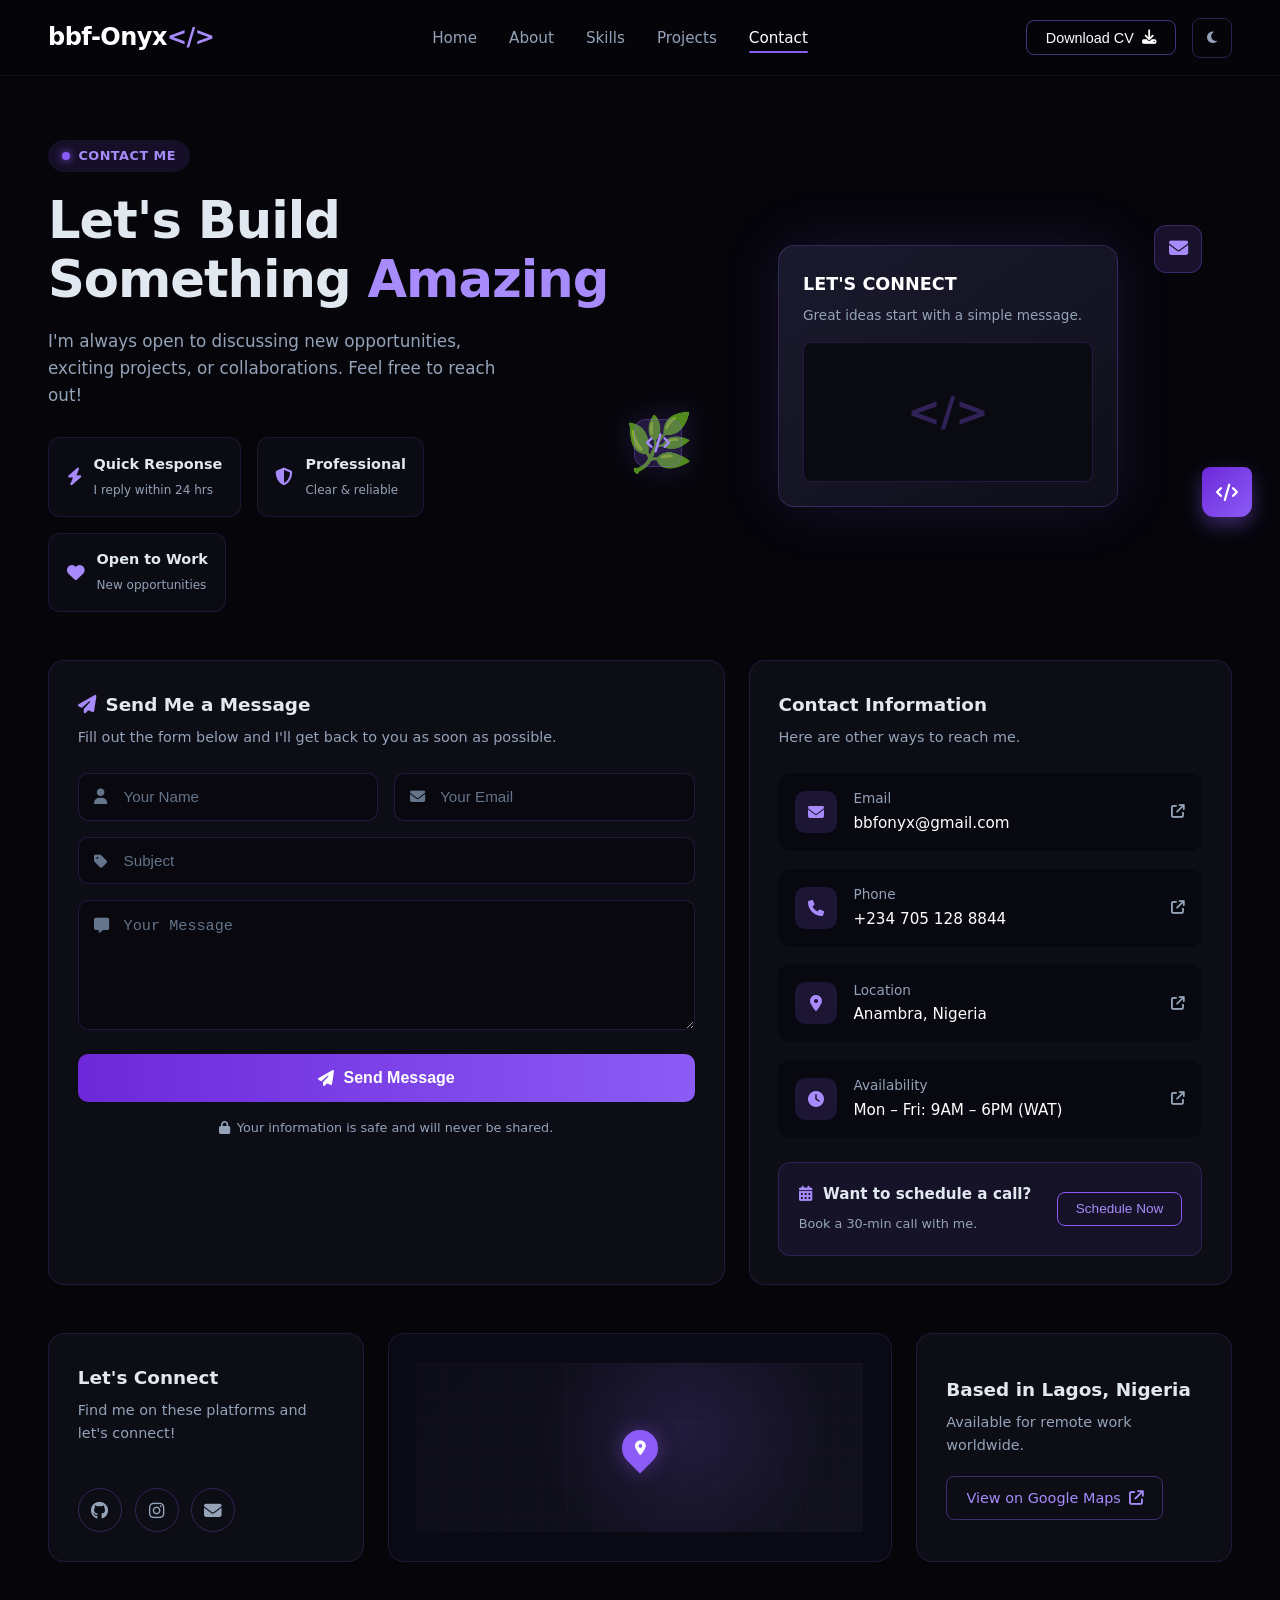
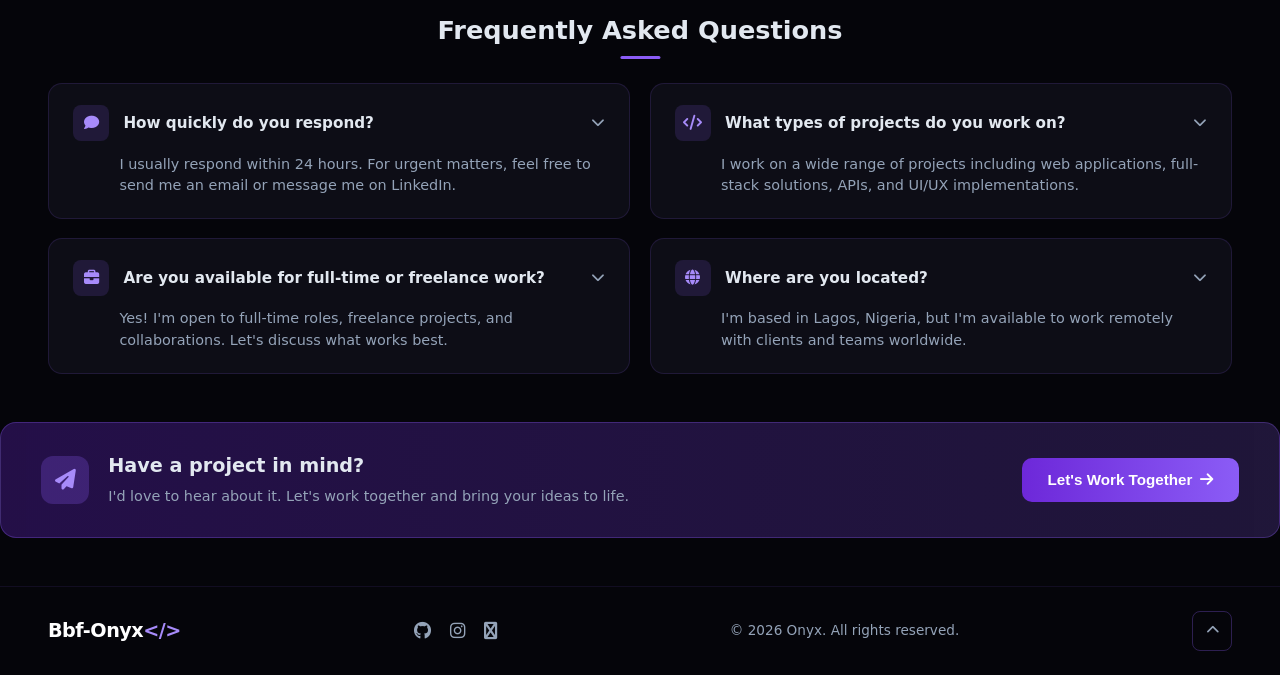
<file: Promise_Profolio_website/contact.html>
<!DOCTYPE html>
<html lang="en">
<head>
  <meta charset="UTF-8" />
  <meta name="viewport" content="width=device-width, initial-scale=1.0" />
  <title>Onyx — Contact</title>
  <link rel="stylesheet" href="https://cdnjs.cloudflare.com/ajax/libs/font-awesome/6.5.1/css/all.min.css" />
  <style>
    :root {
      --bg: #05050a;
      --card: #0d0d16;
      --card-border: rgba(139, 92, 246, 0.15);
      --purple: #8b5cf6;
      --purple-light: #a78bfa;
      --purple-dark: #6d28d9;
      --text: #e2e8f0;
      --text-muted: #94a3b8;
      --glow: rgba(139, 92, 246, 0.4);
    }

    * {
      margin: 0;
      padding: 0;
      box-sizing: border-box;
    }

    body {
      font-family: 'Inter', system-ui, -apple-system, sans-serif;
      background: var(--bg);
      color: var(--text);
      line-height: 1.6;
      overflow-x: hidden;
    }

    /* ===== NAVBAR ===== */
    .navbar {
      display: flex;
      align-items: center;
      justify-content: space-between;
      padding: 1.1rem 3rem;
      background: rgba(5, 5, 10, 0.85);
      backdrop-filter: blur(12px);
      border-bottom: 1px solid rgba(139, 92, 246, 0.1);
      position: sticky;
      top: 0;
      z-index: 100;
    }

    .logo {
      font-size: 1.5rem;
      font-weight: 700;
      color: white;
      text-decoration: none;
      letter-spacing: -0.5px;
    }

    .logo span {
      color: var(--purple-light);
    }

    .nav-links {
      display: flex;
      gap: 2rem;
      list-style: none;
    }

    .nav-links a {
      color: var(--text-muted);
      text-decoration: none;
      font-size: 0.95rem;
      font-weight: 500;
      transition: color 0.2s;
      position: relative;
    }

    .nav-links a:hover,
    .nav-links a.active {
      color: white;
    }

    .nav-links a.active::after {
      content: '';
      position: absolute;
      bottom: -6px;
      left: 0;
      width: 100%;
      height: 2px;
      background: var(--purple);
      border-radius: 2px;
    }

    .nav-actions {
      display: flex;
      align-items: center;
      gap: 1rem;
    }

    .btn-cv {
      background: transparent;
      border: 1px solid rgba(139, 92, 246, 0.5);
      color: white;
      padding: 0.55rem 1.2rem;
      border-radius: 8px;
      font-size: 0.9rem;
      font-weight: 500;
      cursor: pointer;
      display: flex;
      align-items: center;
      gap: 0.5rem;
      transition: all 0.2s;
    }

    .btn-cv:hover {
      background: rgba(139, 92, 246, 0.15);
      border-color: var(--purple);
    }

    .theme-toggle {
      width: 40px;
      height: 40px;
      border-radius: 8px;
      border: 1px solid rgba(139, 92, 246, 0.3);
      background: transparent;
      color: var(--text-muted);
      cursor: pointer;
      display: flex;
      align-items: center;
      justify-content: center;
      transition: all 0.2s;
    }

    .theme-toggle:hover {
      color: white;
      border-color: var(--purple);
    }

    /* ===== HERO ===== */
    .hero {
      display: grid;
      grid-template-columns: 1fr 1fr;
      gap: 3rem;
      padding: 4rem 3rem 3rem;
      max-width: 1400px;
      margin: 0 auto;
      align-items: center;
    }

    .badge {
      display: inline-flex;
      align-items: center;
      gap: 0.5rem;
      background: rgba(139, 92, 246, 0.12);
      color: var(--purple-light);
      font-size: 0.8rem;
      font-weight: 600;
      padding: 0.35rem 0.9rem;
      border-radius: 50px;
      letter-spacing: 0.5px;
      margin-bottom: 1.2rem;
    }

    .badge::before {
      content: '';
      width: 8px;
      height: 8px;
      background: var(--purple);
      border-radius: 50%;
      box-shadow: 0 0 8px var(--purple);
    }

    .hero h1 {
      font-size: 3.2rem;
      font-weight: 700;
      line-height: 1.15;
      margin-bottom: 1.2rem;
      letter-spacing: -1px;
    }

    .hero h1 span {
      color: var(--purple-light);
    }

    .hero p {
      color: var(--text-muted);
      font-size: 1.05rem;
      max-width: 480px;
      margin-bottom: 1.8rem;
    }

    .features {
      display: flex;
      gap: 1rem;
      flex-wrap: wrap;
    }

    .feature-card {
      background: rgba(13, 13, 22, 0.8);
      border: 1px solid var(--card-border);
      border-radius: 12px;
      padding: 0.9rem 1.1rem;
      display: flex;
      align-items: center;
      gap: 0.75rem;
      min-width: 160px;
    }

    .feature-card i {
      font-size: 1.1rem;
      color: var(--purple-light);
    }

    .feature-card .text strong {
      display: block;
      font-size: 0.9rem;
      font-weight: 600;
    }

    .feature-card .text span {
      font-size: 0.75rem;
      color: var(--text-muted);
    }

    /* Hero illustration */
    .hero-visual {
      position: relative;
      display: flex;
      justify-content: center;
      align-items: center;
    }

    .laptop-card {
      background: linear-gradient(145deg, #1a1a2e, #0f0f1a);
      border: 1px solid rgba(139, 92, 246, 0.25);
      border-radius: 16px;
      padding: 1.5rem;
      width: 340px;
      box-shadow: 0 0 60px rgba(139, 92, 246, 0.15);
      position: relative;
      z-index: 2;
    }

    .laptop-card h3 {
      font-size: 1.1rem;
      margin-bottom: 0.4rem;
      color: white;
    }

    .laptop-card p {
      font-size: 0.85rem;
      color: var(--text-muted);
      margin-bottom: 1rem;
    }

    .laptop-screen {
      background: #0a0a12;
      border-radius: 8px;
      height: 140px;
      display: flex;
      align-items: center;
      justify-content: center;
      border: 1px solid rgba(139, 92, 246, 0.2);
      position: relative;
      overflow: hidden;
    }

    .laptop-screen::before {
      content: '</>';
      font-size: 2.5rem;
      color: rgba(139, 92, 246, 0.3);
      font-weight: 700;
    }

    .floating-icon {
      position: absolute;
      width: 48px;
      height: 48px;
      background: rgba(139, 92, 246, 0.15);
      border: 1px solid rgba(139, 92, 246, 0.3);
      border-radius: 12px;
      display: flex;
      align-items: center;
      justify-content: center;
      color: var(--purple-light);
      font-size: 1.2rem;
      animation: float 4s ease-in-out infinite;
    }

    .floating-icon.envelope {
      top: -20px;
      right: 30px;
      animation-delay: 0.5s;
    }

    .floating-icon.code {
      bottom: 40px;
      left: -30px;
      animation-delay: 1s;
    }

    .mug {
      position: absolute;
      bottom: -10px;
      right: -20px;
      width: 50px;
      height: 50px;
      background: linear-gradient(135deg, #6d28d9, #8b5cf6);
      border-radius: 8px 8px 12px 12px;
      display: flex;
      align-items: center;
      justify-content: center;
      color: white;
      font-size: 1.1rem;
      box-shadow: 0 8px 20px rgba(139, 92, 246, 0.4);
    }

    .plant {
      position: absolute;
      left: -40px;
      bottom: 20px;
      font-size: 3.5rem;
      opacity: 0.9;
      filter: drop-shadow(0 0 15px rgba(139, 92, 246, 0.3));
    }

    @keyframes float {
      0%, 100% { transform: translateY(0); }
      50% { transform: translateY(-12px); }
    }

    /* ===== MAIN CONTENT ===== */
    .main-content {
      display: grid;
      grid-template-columns: 1.4fr 1fr;
      gap: 1.5rem;
      padding: 0 3rem 3rem;
      max-width: 1400px;
      margin: 0 auto;
    }

    .card {
      background: var(--card);
      border: 1px solid var(--card-border);
      border-radius: 16px;
      padding: 1.8rem;
    }

    .card-title {
      display: flex;
      align-items: center;
      gap: 0.6rem;
      font-size: 1.15rem;
      font-weight: 600;
      margin-bottom: 0.4rem;
    }

    .card-title i {
      color: var(--purple-light);
    }

    .card-desc {
      color: var(--text-muted);
      font-size: 0.9rem;
      margin-bottom: 1.5rem;
    }

    /* Form */
    .form-row {
      display: grid;
      grid-template-columns: 1fr 1fr;
      gap: 1rem;
      margin-bottom: 1rem;
    }

    .form-group {
      position: relative;
    }

    .form-group input,
    .form-group textarea {
      width: 100%;
      background: rgba(5, 5, 10, 0.6);
      border: 1px solid rgba(139, 92, 246, 0.2);
      border-radius: 10px;
      padding: 0.9rem 1rem 0.9rem 2.8rem;
      color: white;
      font-size: 0.95rem;
      outline: none;
      transition: border-color 0.2s;
    }

    .form-group input:focus,
    .form-group textarea:focus {
      border-color: var(--purple);
    }

    .form-group input::placeholder,
    .form-group textarea::placeholder {
      color: #64748b;
    }

    .form-group i {
      position: absolute;
      left: 1rem;
      top: 50%;
      transform: translateY(-50%);
      color: #64748b;
      font-size: 0.95rem;
    }

    .form-group.full {
      margin-bottom: 1rem;
    }

    .form-group.full i {
      top: 1.1rem;
      transform: none;
    }

    .form-group textarea {
      min-height: 130px;
      resize: vertical;
      padding-top: 1rem;
    }

    .btn-send {
      width: 100%;
      background: linear-gradient(90deg, var(--purple-dark), var(--purple));
      border: none;
      color: white;
      padding: 0.95rem;
      border-radius: 10px;
      font-size: 1rem;
      font-weight: 600;
      cursor: pointer;
      display: flex;
      align-items: center;
      justify-content: center;
      gap: 0.6rem;
      transition: all 0.2s;
      margin-top: 0.5rem;
    }

    .btn-send:hover {
      transform: translateY(-1px);
      box-shadow: 0 8px 25px rgba(139, 92, 246, 0.4);
    }

    .privacy-note {
      text-align: center;
      font-size: 0.8rem;
      color: var(--text-muted);
      margin-top: 1rem;
      display: flex;
      align-items: center;
      justify-content: center;
      gap: 0.4rem;
    }

    /* Contact Info */
    .contact-list {
      display: flex;
      flex-direction: column;
      gap: 1.1rem;
    }

    .contact-item {
      display: flex;
      align-items: center;
      gap: 1rem;
      padding: 0.9rem 1rem;
      background: rgba(5, 5, 10, 0.5);
      border-radius: 12px;
      border: 1px solid transparent;
      transition: border-color 0.2s;
    }

    .contact-item:hover {
      border-color: rgba(139, 92, 246, 0.3);
    }

    .contact-icon {
      width: 42px;
      height: 42px;
      background: rgba(139, 92, 246, 0.15);
      border-radius: 10px;
      display: flex;
      align-items: center;
      justify-content: center;
      color: var(--purple-light);
      font-size: 1rem;
      flex-shrink: 0;
    }

    .contact-item .info strong {
      display: block;
      font-size: 0.85rem;
      color: var(--text-muted);
      font-weight: 500;
    }

    .contact-item .info span {
      font-size: 0.95rem;
      color: white;
    }

    .contact-item .arrow {
      margin-left: auto;
      color: var(--text-muted);
      font-size: 0.85rem;
    }

    .schedule-box {
      margin-top: 1.5rem;
      padding: 1.2rem;
      background: rgba(139, 92, 246, 0.08);
      border: 1px solid rgba(139, 92, 246, 0.2);
      border-radius: 12px;
      display: flex;
      align-items: center;
      justify-content: space-between;
      gap: 1rem;
    }

    .schedule-box .text strong {
      display: block;
      font-size: 0.95rem;
      margin-bottom: 0.2rem;
    }

    .schedule-box .text span {
      font-size: 0.8rem;
      color: var(--text-muted);
    }

    .btn-schedule {
      background: transparent;
      border: 1px solid var(--purple);
      color: var(--purple-light);
      padding: 0.55rem 1.1rem;
      border-radius: 8px;
      font-size: 0.85rem;
      font-weight: 500;
      cursor: pointer;
      white-space: nowrap;
      transition: all 0.2s;
    }

    .btn-schedule:hover {
      background: var(--purple);
      color: white;
    }

    /* ===== LET'S CONNECT + MAP ===== */
    .connect-section {
      display: grid;
      grid-template-columns: 1fr 1.6fr 1fr;
      gap: 1.5rem;
      padding: 0 3rem 3rem;
      max-width: 1400px;
      margin: 0 auto;
      align-items: stretch;
    }

    .social-card {
      display: flex;
      flex-direction: column;
      justify-content: center;
    }

    .social-icons {
      display: flex;
      gap: 0.8rem;
      margin-top: 1.2rem;
    }

    .social-icons a {
      width: 44px;
      height: 44px;
      border-radius: 50%;
      border: 1px solid rgba(139, 92, 246, 0.3);
      display: flex;
      align-items: center;
      justify-content: center;
      color: var(--text-muted);
      font-size: 1.1rem;
      transition: all 0.2s;
      text-decoration: none;
    }

    .social-icons a:hover {
      background: var(--purple);
      color: white;
      border-color: var(--purple);
    }

    .map-card {
      position: relative;
      overflow: hidden;
      min-height: 200px;
      background: #0a0a14;
      display: flex;
      align-items: center;
      justify-content: center;
    }

    .map-placeholder {
      width: 100%;
      height: 100%;
      background: 
        radial-gradient(circle at 60% 40%, rgba(139, 92, 246, 0.15), transparent 50%),
        linear-gradient(135deg, #0d0d18, #12121f);
      display: flex;
      align-items: center;
      justify-content: center;
      position: relative;
    }

    .map-placeholder::before {
      content: '';
      position: absolute;
      inset: 0;
      background-image: 
        linear-gradient(rgba(139, 92, 246, 0.05) 1px, transparent 1px),
        linear-gradient(90deg, rgba(139, 92, 246, 0.05) 1px, transparent 1px);
      background-size: 30px 30px;
      opacity: 0.6;
    }

    .map-pin {
      width: 36px;
      height: 36px;
      background: var(--purple);
      border-radius: 50% 50% 50% 0;
      transform: rotate(-45deg);
      display: flex;
      align-items: center;
      justify-content: center;
      box-shadow: 0 0 20px var(--glow);
      z-index: 2;
    }

    .map-pin i {
      transform: rotate(45deg);
      color: white;
      font-size: 0.9rem;
    }

    .location-card {
      display: flex;
      flex-direction: column;
      justify-content: center;
    }

    .location-card h3 {
      font-size: 1.15rem;
      margin-bottom: 0.4rem;
    }

    .location-card p {
      color: var(--text-muted);
      font-size: 0.9rem;
      margin-bottom: 1.2rem;
    }

    .btn-maps {
      display: inline-flex;
      align-items: center;
      gap: 0.5rem;
      background: transparent;
      border: 1px solid rgba(139, 92, 246, 0.4);
      color: var(--purple-light);
      padding: 0.6rem 1.2rem;
      border-radius: 8px;
      font-size: 0.9rem;
      cursor: pointer;
      transition: all 0.2s;
      text-decoration: none;
      width: fit-content;
    }

    .btn-maps:hover {
      background: rgba(139, 92, 246, 0.15);
      border-color: var(--purple);
    }

    /* ===== FAQ ===== */
    .faq-section {
      padding: 0 3rem 3rem;
      max-width: 1400px;
      margin: 0 auto;
    }

    .faq-section h2 {
      text-align: center;
      font-size: 1.6rem;
      margin-bottom: 2rem;
      position: relative;
      display: inline-block;
      left: 50%;
      transform: translateX(-50%);
    }

    .faq-section h2::after {
      content: '';
      position: absolute;
      bottom: -8px;
      left: 50%;
      transform: translateX(-50%);
      width: 40px;
      height: 3px;
      background: var(--purple);
      border-radius: 2px;
    }

    .faq-grid {
      display: grid;
      grid-template-columns: 1fr 1fr;
      gap: 1.2rem;
    }

    .faq-item {
      background: var(--card);
      border: 1px solid var(--card-border);
      border-radius: 14px;
      padding: 1.3rem 1.5rem;
      cursor: pointer;
      transition: border-color 0.2s;
    }

    .faq-item:hover {
      border-color: rgba(139, 92, 246, 0.35);
    }

    .faq-question {
      display: flex;
      align-items: center;
      gap: 0.9rem;
      font-weight: 600;
      font-size: 0.95rem;
    }

    .faq-question .icon {
      width: 36px;
      height: 36px;
      background: rgba(139, 92, 246, 0.15);
      border-radius: 8px;
      display: flex;
      align-items: center;
      justify-content: center;
      color: var(--purple-light);
      flex-shrink: 0;
    }

    .faq-question .chevron {
      margin-left: auto;
      color: var(--text-muted);
      font-size: 0.85rem;
    }

    .faq-answer {
      margin-top: 0.8rem;
      padding-left: 2.9rem;
      color: var(--text-muted);
      font-size: 0.9rem;
      line-height: 1.5;
    }

    /* ===== CTA BANNER ===== */
    .cta-banner {
      margin: 0 3rem 3rem;
      max-width: 1400px;
      margin-left: auto;
      margin-right: auto;
      background: linear-gradient(90deg, rgba(109, 40, 217, 0.3), rgba(139, 92, 246, 0.2));
      border: 1px solid rgba(139, 92, 246, 0.3);
      border-radius: 16px;
      padding: 1.8rem 2.5rem;
      display: flex;
      align-items: center;
      justify-content: space-between;
      gap: 2rem;
    }

    .cta-banner .left {
      display: flex;
      align-items: center;
      gap: 1.2rem;
    }

    .cta-icon {
      width: 48px;
      height: 48px;
      background: rgba(139, 92, 246, 0.25);
      border-radius: 12px;
      display: flex;
      align-items: center;
      justify-content: center;
      color: var(--purple-light);
      font-size: 1.3rem;
    }

    .cta-banner h3 {
      font-size: 1.2rem;
      margin-bottom: 0.2rem;
    }

    .cta-banner p {
      color: var(--text-muted);
      font-size: 0.9rem;
    }

    .btn-cta {
      background: linear-gradient(90deg, var(--purple-dark), var(--purple));
      border: none;
      color: white;
      padding: 0.85rem 1.6rem;
      border-radius: 10px;
      font-size: 0.95rem;
      font-weight: 600;
      cursor: pointer;
      display: flex;
      align-items: center;
      gap: 0.5rem;
      white-space: nowrap;
      transition: all 0.2s;
    }

    .btn-cta:hover {
      transform: translateY(-1px);
      box-shadow: 0 8px 25px rgba(139, 92, 246, 0.4);
    }

    /* ===== FOOTER ===== */
    footer {
      border-top: 1px solid rgba(139, 92, 246, 0.1);
      padding: 1.5rem 3rem;
      display: flex;
      align-items: center;
      justify-content: space-between;
      max-width: 1400px;
      margin: 0 auto;
    }

    footer .logo {
      font-size: 1.2rem;
    }

    .footer-socials {
      display: flex;
      gap: 1.2rem;
    }

    .footer-socials a {
      color: var(--text-muted);
      font-size: 1.1rem;
      transition: color 0.2s;
    }

    .footer-socials a:hover {
      color: var(--purple-light);
    }

    .copyright {
      color: var(--text-muted);
      font-size: 0.85rem;
    }

    .back-top {
      width: 40px;
      height: 40px;
      border-radius: 8px;
      border: 1px solid rgba(139, 92, 246, 0.3);
      background: transparent;
      color: var(--text-muted);
      cursor: pointer;
      display: flex;
      align-items: center;
      justify-content: center;
      transition: all 0.2s;
    }

    .back-top:hover {
      color: white;
      border-color: var(--purple);
    }

    /* ===== RESPONSIVE ===== */
    @media (max-width: 1100px) {
      .hero,
      .main-content,
      .connect-section {
        grid-template-columns: 1fr;
      }

      .hero-visual {
        order: -1;
      }

      .faq-grid {
        grid-template-columns: 1fr;
      }
    }

    @media (max-width: 768px) {
      .navbar {
        padding: 1rem 1.5rem;
        flex-wrap: wrap;
        gap: 1rem;
      }

      .nav-links {
        display: none;
      }

      .hero,
      .main-content,
      .connect-section,
      .faq-section,
      .cta-banner,
      footer {
        padding-left: 1.5rem;
        padding-right: 1.5rem;
      }

      .hero h1 {
        font-size: 2.2rem;
      }

      .form-row {
        grid-template-columns: 1fr;
      }

      .cta-banner {
        flex-direction: column;
        text-align: center;
      }

      .cta-banner .left {
        flex-direction: column;
      }

      footer {
        flex-direction: column;
        gap: 1rem;
        text-align: center;
      }
    }
  </style>
</head>
<body>

  <!-- NAVBAR -->
  <nav class="navbar">
    <a href="./Index.html" class="logo">bbf-Onyx<span>&lt;/&gt;</span></a>
    <ul class="nav-links">
      <li><a href="./Index.html">Home</a></li>
      <li><a href="./about.html">About</a></li>
      <li><a href="./skills.html">Skills</a></li>
      <li><a href="./projects.html">Projects</a></li>
      <li><a href="./contact.html" class="active">Contact</a></li>
    </ul>
    <div class="nav-actions">
      <button class="btn-cv">
        Download CV <i class="fas fa-download"></i>
      </button>
      <button class="theme-toggle">
        <i class="fas fa-moon"></i>
      </button>
    </div>
  </nav>

  <!-- HERO -->
  <section class="hero">
    <div class="hero-text">
      <div class="badge">CONTACT ME</div>
      <h1>Let's Build<br>Something <span>Amazing</span></h1>
      <p>I'm always open to discussing new opportunities, exciting projects, or collaborations. Feel free to reach out!</p>
      <div class="features">
        <div class="feature-card">
          <i class="fas fa-bolt"></i>
          <div class="text">
            <strong>Quick Response</strong>
            <span>I reply within 24 hrs</span>
          </div>
        </div>
        <div class="feature-card">
          <i class="fas fa-shield-alt"></i>
          <div class="text">
            <strong>Professional</strong>
            <span>Clear & reliable</span>
          </div>
        </div>
        <div class="feature-card">
          <i class="fas fa-heart"></i>
          <div class="text">
            <strong>Open to Work</strong>
            <span>New opportunities</span>
          </div>
        </div>
      </div>
    </div>

    <div class="hero-visual">
      <div class="plant">🌿</div>
      <div class="laptop-card">
        <h3>LET'S CONNECT</h3>
        <p>Great ideas start with a simple message.</p>
        <div class="laptop-screen"></div>
      </div>
      <div class="floating-icon envelope"><i class="fas fa-envelope"></i></div>
      <div class="floating-icon code"><i class="fas fa-code"></i></div>
      <div class="mug"><i class="fas fa-code"></i></div>
    </div>
  </section>

  <!-- FORM + CONTACT INFO -->
  <section class="main-content">
    <div class="card">
      <div class="card-title">
        <i class="fas fa-paper-plane"></i>
        Send Me a Message
      </div>
      <p class="card-desc">Fill out the form below and I'll get back to you as soon as possible.</p>

      <form>
        <div class="form-row">
          <div class="form-group">
            <i class="fas fa-user"></i>
            <input type="text" placeholder="Your Name" required />
          </div>
          <div class="form-group">
            <i class="fas fa-envelope"></i>
            <input type="email" placeholder="Your Email" required />
          </div>
        </div>
        <div class="form-group full">
          <i class="fas fa-tag"></i>
          <input type="text" placeholder="Subject" required />
        </div>
        <div class="form-group full">
          <i class="fas fa-comment-alt"></i>
          <textarea placeholder="Your Message" required></textarea>
        </div>
        <button type="submit" class="btn-send">
          <i class="fas fa-paper-plane"></i> Send Message
        </button>
      </form>
      <p class="privacy-note">
        <i class="fas fa-lock"></i> Your information is safe and will never be shared.
      </p>
    </div>

    <div class="card">
      <div class="card-title">Contact Information</div>
      <p class="card-desc">Here are other ways to reach me.</p>

      <div class="contact-list">
        <div class="contact-item">
          <div class="contact-icon"><i class="fas fa-envelope"></i></div>
          <div class="info">
            <strong>Email</strong>
            <span>bbfonyx@gmail.com</span>
          </div>
          <i class="fas fa-arrow-up-right-from-square arrow"></i>
        </div>
        <div class="contact-item">
          <div class="contact-icon"><i class="fas fa-phone"></i></div>
          <div class="info">
            <strong>Phone</strong>
            <span>+234 705 128 8844</span>
          </div>
          <i class="fas fa-arrow-up-right-from-square arrow"></i>
        </div>
        <div class="contact-item">
          <div class="contact-icon"><i class="fas fa-map-marker-alt"></i></div>
          <div class="info">
            <strong>Location</strong>
            <span>Anambra, Nigeria</span>
          </div>
          <i class="fas fa-arrow-up-right-from-square arrow"></i>
        </div>
        <div class="contact-item">
          <div class="contact-icon"><i class="fas fa-clock"></i></div>
          <div class="info">
            <strong>Availability</strong>
            <span>Mon – Fri: 9AM – 6PM (WAT)</span>
          </div>
          <i class="fas fa-arrow-up-right-from-square arrow"></i>
        </div>
      </div>

      <div class="schedule-box">
        <div class="text">
          <strong><i class="fas fa-calendar-alt" style="margin-right:6px;color:var(--purple-light)"></i> Want to schedule a call?</strong>
          <span>Book a 30-min call with me.</span>
        </div>
        <button class="btn-schedule">Schedule Now</button>
      </div>
    </div>
  </section>

  <!-- LET'S CONNECT + MAP -->
  <section class="connect-section">
    <div class="card social-card">
      <div class="card-title">Let's Connect</div>
      <p class="card-desc">Find me on these platforms and let's connect!</p>
      <div class="social-icons">
        <a href="#"><i class="fab fa-github"></i></a>
        <a href="https://www.instagram.com/bbfonyx?igsi=aXNtZGpsY3hxa211"><i class="fab fa-instagram"></i></a>
        <a href="https://www.tiktok.com/@bbf.onyx3?_r=1&_t=ZS-999uwclhoOb"><i class="fas fa-envelope"></i></a>
      </div>
    </div>

    <div class="card map-card">
      <div class="map-placeholder">
        <div class="map-pin"><i class="fas fa-map-marker-alt"></i></div>
      </div>
    </div>

    <div class="card location-card">
      <h3>Based in Lagos, Nigeria</h3>
      <p>Available for remote work worldwide.</p>
      <a href="#" class="btn-maps">
        View on Google Maps <i class="fas fa-arrow-up-right-from-square"></i>
      </a>
    </div>
  </section>

  <!-- FAQ -->
  <section class="faq-section">
    <h2>Frequently Asked Questions</h2>
    <div class="faq-grid">
      <div class="faq-item">
        <div class="faq-question">
          <div class="icon"><i class="fas fa-comment"></i></div>
          How quickly do you respond?
          <i class="fas fa-chevron-down chevron"></i>
        </div>
        <div class="faq-answer">
          I usually respond within 24 hours. For urgent matters, feel free to send me an email or message me on LinkedIn.
        </div>
      </div>
      <div class="faq-item">
        <div class="faq-question">
          <div class="icon"><i class="fas fa-code"></i></div>
          What types of projects do you work on?
          <i class="fas fa-chevron-down chevron"></i>
        </div>
        <div class="faq-answer">
          I work on a wide range of projects including web applications, full-stack solutions, APIs, and UI/UX implementations.
        </div>
      </div>
      <div class="faq-item">
        <div class="faq-question">
          <div class="icon"><i class="fas fa-briefcase"></i></div>
          Are you available for full-time or freelance work?
          <i class="fas fa-chevron-down chevron"></i>
        </div>
        <div class="faq-answer">
          Yes! I'm open to full-time roles, freelance projects, and collaborations. Let's discuss what works best.
        </div>
      </div>
      <div class="faq-item">
        <div class="faq-question">
          <div class="icon"><i class="fas fa-globe"></i></div>
          Where are you located?
          <i class="fas fa-chevron-down chevron"></i>
        </div>
        <div class="faq-answer">
          I'm based in Lagos, Nigeria, but I'm available to work remotely with clients and teams worldwide.
        </div>
      </div>
    </div>
  </section>

  <!-- CTA -->
  <div class="cta-banner">
    <div class="left">
      <div class="cta-icon"><i class="fas fa-paper-plane"></i></div>
      <div>
        <h3>Have a project in mind?</h3>
        <p>I'd love to hear about it. Let's work together and bring your ideas to life.</p>
      </div>
    </div>
    <button class="btn-cta">
      Let's Work Together <i class="fas fa-arrow-right"></i>
    </button>
  </div>

  <!-- FOOTER -->
  <footer>
    <a href="#" class="logo">Bbf-Onyx<span>&lt;/&gt;</span></a>
    <div class="footer-socials">
      <a href="#"><i class="fab fa-github"></i></a>
      <a href="https://www.instagram.com/bbfonyx?igsi=aXNtZGpsY3hxa211"><i class="fab fa-instagram"></i></a>
      <a href="https://www.tiktok.com/@bbf.onyx3?_r=1&_t=ZS-999uwclhoOb"><i class="fas fa-tiktok"></i></a>
    </div>
    <span class="copyright">© 2026 Onyx. All rights reserved.</span>
    <button class="back-top" onclick="window.scrollTo({top:0,behavior:'smooth'})">
      <i class="fas fa-chevron-up"></i>
    </button>
  </footer>

</body>
</html>
</file>
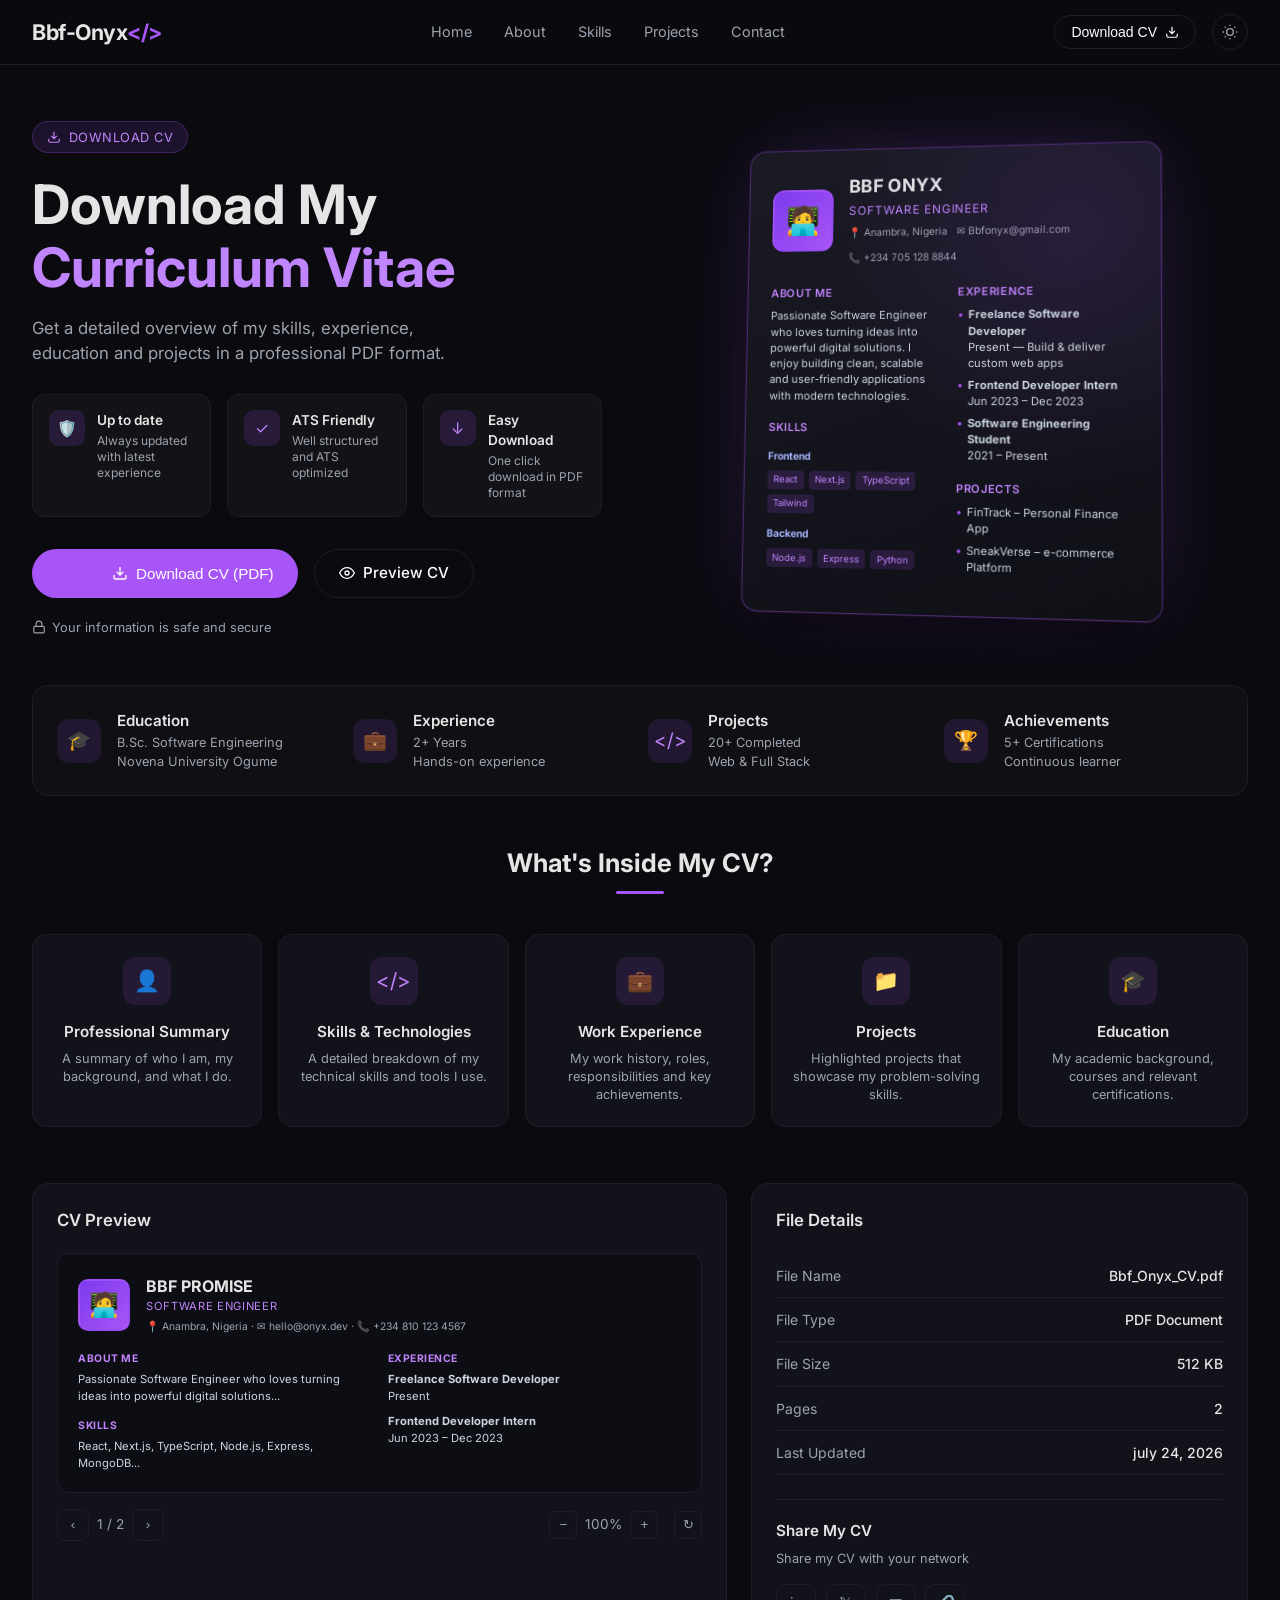
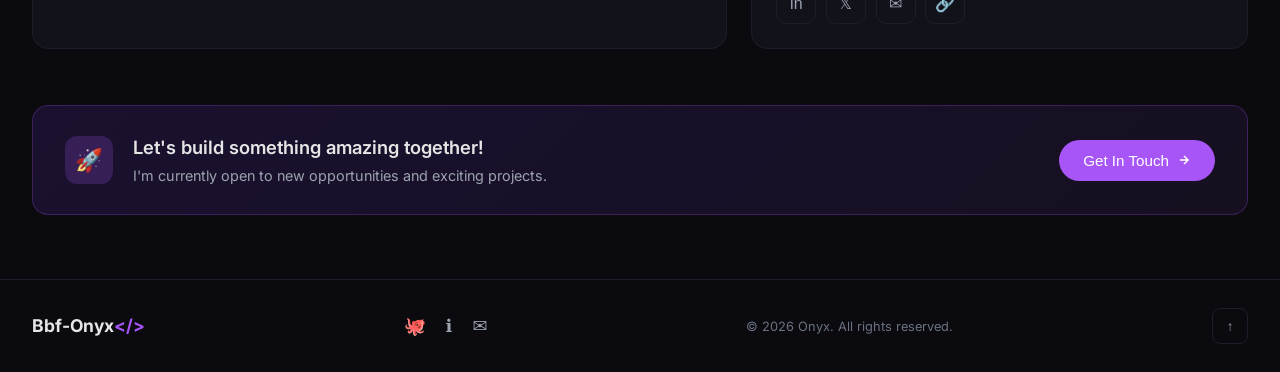
<file: Promise_Profolio_website/cv.html>
<!DOCTYPE html>
<html lang="en">
<head>
  <meta charset="UTF-8" />
  <meta name="viewport" content="width=device-width, initial-scale=1.0" />
  <title>Onyx </> – Download CV</title>
  <link rel="preconnect" href="https://fonts.googleapis.com" />
  <link rel="preconnect" href="https://fonts.gstatic.com" crossorigin />
  <link href="https://fonts.googleapis.com/css2?family=Inter:wght@400;500;600;700&display=swap" rel="stylesheet" />
  <style>
    :root {
      --bg: #0a0a0f;
      --card: #12121a;
      --card-hover: #16161f;
      --border: #1e1e2a;
      --text: #e5e5e5;
      --text-muted: #9ca3af;
      --purple: #a855f7;
      --purple-light: #c084fc;
      --purple-dark: #7c3aed;
      --accent: #8b5cf6;
    }

    * {
      margin: 0;
      padding: 0;
      box-sizing: border-box;
    }

    body {
      font-family: 'Inter', system-ui, -apple-system, sans-serif;
      background: var(--bg);
      color: var(--text);
      line-height: 1.5;
      min-height: 100vh;
    }

    a {
      text-decoration: none;
      color: inherit;
    }

    /* ========== HEADER ========== */
    header {
      position: sticky;
      top: 0;
      z-index: 50;
      background: rgba(10, 10, 15, 0.85);
      backdrop-filter: blur(12px);
      border-bottom: 1px solid var(--border);
      padding: 0 2rem;
    }

    .nav-container {
      max-width: 1280px;
      margin: 0 auto;
      display: flex;
      align-items: center;
      justify-content: space-between;
      height: 64px;
    }

    .logo {
      font-size: 1.35rem;
      font-weight: 700;
      letter-spacing: -0.5px;
    }

    .logo span {
      color: var(--purple);
    }

    nav {
      display: flex;
      gap: 2rem;
    }

    nav a {
      font-size: 0.9rem;
      color: var(--text-muted);
      transition: color 0.2s;
      position: relative;
      padding: 0.25rem 0;
    }

    nav a:hover,
    nav a.active {
      color: white;
    }

    nav a.active::after {
      content: '';
      position: absolute;
      bottom: -4px;
      left: 0;
      width: 100%;
      height: 2px;
      background: var(--purple);
      border-radius: 2px;
    }

    .nav-actions {
      display: flex;
      align-items: center;
      gap: 1rem;
    }

    .btn-cv {
      display: inline-flex;
      align-items: center;
      gap: 0.5rem;
      background: transparent;
      border: 1px solid var(--border);
      color: white;
      padding: 0.5rem 1rem;
      border-radius: 9999px;
      font-size: 0.875rem;
      font-weight: 500;
      transition: all 0.2s;
      cursor: pointer;
    }

    .btn-cv:hover {
      border-color: var(--purple);
      background: rgba(168, 85, 247, 0.1);
    }

    .theme-toggle {
      width: 36px;
      height: 36px;
      border-radius: 50%;
      border: 1px solid var(--border);
      background: transparent;
      color: var(--text-muted);
      display: grid;
      place-items: center;
      cursor: pointer;
      transition: all 0.2s;
    }

    .theme-toggle:hover {
      border-color: var(--purple);
      color: white;
    }

    /* ========== HERO ========== */
    .hero {
      max-width: 1280px;
      margin: 0 auto;
      padding: 3.5rem 2rem 3rem;
      display: grid;
      grid-template-columns: 1fr 1.05fr;
      gap: 3rem;
      align-items: center;
    }

    .hero-badge {
      display: inline-flex;
      align-items: center;
      gap: 0.5rem;
      font-size: 0.8rem;
      color: var(--purple-light);
      margin-bottom: 1.25rem;
      letter-spacing: 0.04em;
      background: rgba(168, 85, 247, 0.12);
      border: 1px solid rgba(168, 85, 247, 0.25);
      padding: 0.35rem 0.85rem;
      border-radius: 9999px;
    }

    .hero h1 {
      font-size: clamp(2.4rem, 5vw, 3.4rem);
      font-weight: 700;
      line-height: 1.15;
      margin-bottom: 1.1rem;
    }

    .hero h1 .accent {
      color: var(--purple-light);
    }

    .hero-desc {
      color: var(--text-muted);
      font-size: 1.05rem;
      max-width: 440px;
      margin-bottom: 1.75rem;
    }

    .features-row {
      display: flex;
      gap: 1rem;
      margin-bottom: 2rem;
      flex-wrap: wrap;
    }

    .feature-pill {
      display: flex;
      align-items: flex-start;
      gap: 0.75rem;
      background: rgba(255, 255, 255, 0.03);
      border: 1px solid var(--border);
      border-radius: 12px;
      padding: 0.9rem 1rem;
      flex: 1;
      min-width: 140px;
    }

    .feature-pill .icon {
      width: 36px;
      height: 36px;
      border-radius: 10px;
      background: rgba(168, 85, 247, 0.15);
      display: grid;
      place-items: center;
      font-size: 1rem;
      flex-shrink: 0;
      color: var(--purple-light);
    }

    .feature-pill h4 {
      font-size: 0.85rem;
      font-weight: 600;
      margin-bottom: 0.15rem;
    }

    .feature-pill p {
      font-size: 0.75rem;
      color: var(--text-muted);
      line-height: 1.35;
    }

    .hero-actions {
      display: flex;
      gap: 1rem;
      flex-wrap: wrap;
      margin-bottom: 1.25rem;
    }

    .btn-primary {
      display: inline-flex;
      align-items: center;
      gap: 0.5rem;
      background: var(--purple);
      color: white;
      padding: 0.75rem 1.5rem;
      border-radius: 9999px;
      font-weight: 500;
      font-size: 0.95rem;
      border: none;
      cursor: pointer;
      transition: all 0.2s;
    }

    .btn-primary:hover {
      background: var(--purple-dark);
      transform: translateY(-1px);
    }

    .btn-secondary {
      display: inline-flex;
      align-items: center;
      gap: 0.5rem;
      background: transparent;
      color: white;
      padding: 0.75rem 1.5rem;
      border-radius: 9999px;
      font-weight: 500;
      font-size: 0.95rem;
      border: 1px solid var(--border);
      cursor: pointer;
      transition: all 0.2s;
    }

    .btn-secondary:hover {
      border-color: var(--purple);
      background: rgba(168, 85, 247, 0.08);
    }

    .secure-note {
      display: flex;
      align-items: center;
      gap: 0.4rem;
      font-size: 0.8rem;
      color: var(--text-muted);
    }

    /* Floating CV Card */
    .cv-visual {
      position: relative;
      display: flex;
      justify-content: center;
      align-items: center;
      perspective: 1200px;
    }

    .cv-card {
      width: 100%;
      max-width: 420px;
      background: linear-gradient(160deg, #1a1a24 0%, #0f0f16 100%);
      border: 1px solid rgba(168, 85, 247, 0.35);
      border-radius: 16px;
      padding: 1.5rem;
      box-shadow:
        0 0 0 1px rgba(168, 85, 247, 0.1),
        0 25px 60px -15px rgba(0, 0, 0, 0.7),
        0 0 80px -20px rgba(168, 85, 247, 0.35);
      transform: rotateY(-8deg) rotateX(4deg);
      position: relative;
      overflow: hidden;
    }

    .cv-card::before {
      content: '';
      position: absolute;
      inset: 0;
      background: radial-gradient(circle at 80% 20%, rgba(168, 85, 247, 0.12), transparent 50%);
      pointer-events: none;
    }

    .cv-header {
      display: flex;
      gap: 1rem;
      margin-bottom: 1.25rem;
      align-items: center;
    }

    .cv-avatar {
      width: 64px;
      height: 64px;
      border-radius: 12px;
      background: linear-gradient(135deg, #7c3aed, #a855f7);
      display: grid;
      place-items: center;
      font-size: 1.8rem;
      overflow: hidden;
      flex-shrink: 0;
      border: 2px solid rgba(168, 85, 247, 0.4);
    }

    .cv-avatar img {
      width: 100%;
      height: 100%;
      object-fit: cover;
    }

    .cv-name {
      font-size: 1.15rem;
      font-weight: 700;
      letter-spacing: 0.02em;
    }

    .cv-title {
      font-size: 0.75rem;
      color: var(--purple-light);
      letter-spacing: 0.08em;
      margin-top: 0.15rem;
    }

    .cv-contact {
      display: flex;
      flex-wrap: wrap;
      gap: 0.6rem;
      font-size: 0.65rem;
      color: var(--text-muted);
      margin-top: 0.4rem;
    }

    .cv-section {
      margin-bottom: 1rem;
    }

    .cv-section h5 {
      font-size: 0.7rem;
      font-weight: 600;
      letter-spacing: 0.06em;
      color: var(--purple-light);
      margin-bottom: 0.4rem;
      text-transform: uppercase;
    }

    .cv-section p,
    .cv-section li {
      font-size: 0.7rem;
      color: #cbd5e1;
      line-height: 1.45;
    }

    .cv-section ul {
      list-style: none;
      padding-left: 0;
    }

    .cv-section li {
      margin-bottom: 0.35rem;
      position: relative;
      padding-left: 0.7rem;
    }

    .cv-section li::before {
      content: '•';
      position: absolute;
      left: 0;
      color: var(--purple);
    }

    .cv-grid {
      display: grid;
      grid-template-columns: 1fr 1fr;
      gap: 1rem;
    }

    .cv-skills {
      display: flex;
      flex-wrap: wrap;
      gap: 0.3rem;
      margin-top: 0.3rem;
    }

    .cv-skill {
      font-size: 0.6rem;
      padding: 0.15rem 0.4rem;
      border-radius: 4px;
      background: rgba(168, 85, 247, 0.15);
      color: var(--purple-light);
    }

    /* ========== STATS BAR ========== */
    .stats-bar {
      max-width: 1280px;
      margin: 0 auto 3rem;
      padding: 0 2rem;
    }

    .stats-inner {
      display: grid;
      grid-template-columns: repeat(4, 1fr);
      gap: 1rem;
      background: rgba(255, 255, 255, 0.02);
      border: 1px solid var(--border);
      border-radius: 16px;
      padding: 1.5rem;
    }

    .stat-item {
      display: flex;
      align-items: center;
      gap: 1rem;
    }

    .stat-icon {
      width: 44px;
      height: 44px;
      border-radius: 12px;
      background: rgba(168, 85, 247, 0.12);
      display: grid;
      place-items: center;
      font-size: 1.2rem;
      color: var(--purple-light);
      flex-shrink: 0;
    }

    .stat-item h4 {
      font-size: 0.95rem;
      font-weight: 600;
    }

    .stat-item p {
      font-size: 0.8rem;
      color: var(--text-muted);
    }

    /* ========== WHAT'S INSIDE ========== */
    .inside-section {
      max-width: 1280px;
      margin: 0 auto 3.5rem;
      padding: 0 2rem;
    }

    .section-title {
      text-align: center;
      font-size: 1.6rem;
      font-weight: 700;
      margin-bottom: 0.5rem;
    }

    .section-underline {
      width: 48px;
      height: 3px;
      background: var(--purple);
      border-radius: 2px;
      margin: 0 auto 2.5rem;
    }

    .inside-grid {
      display: grid;
      grid-template-columns: repeat(5, 1fr);
      gap: 1rem;
    }

    .inside-card {
      background: var(--card);
      border: 1px solid var(--border);
      border-radius: 14px;
      padding: 1.4rem 1.1rem;
      text-align: center;
      transition: all 0.25s;
    }

    .inside-card:hover {
      border-color: rgba(168, 85, 247, 0.4);
      transform: translateY(-3px);
    }

    .inside-icon {
      width: 48px;
      height: 48px;
      border-radius: 12px;
      background: rgba(168, 85, 247, 0.12);
      display: grid;
      place-items: center;
      margin: 0 auto 1rem;
      font-size: 1.3rem;
      color: var(--purple-light);
    }

    .inside-card h4 {
      font-size: 0.95rem;
      font-weight: 600;
      margin-bottom: 0.4rem;
    }

    .inside-card p {
      font-size: 0.8rem;
      color: var(--text-muted);
      line-height: 1.4;
    }

    /* ========== PREVIEW + DETAILS ========== */
    .preview-section {
      max-width: 1280px;
      margin: 0 auto 3.5rem;
      padding: 0 2rem;
      display: grid;
      grid-template-columns: 1.4fr 1fr;
      gap: 1.5rem;
    }

    .preview-card,
    .details-card {
      background: var(--card);
      border: 1px solid var(--border);
      border-radius: 16px;
      padding: 1.5rem;
    }

    .preview-card h3,
    .details-card h3 {
      font-size: 1.05rem;
      font-weight: 600;
      margin-bottom: 1.25rem;
    }

    .mini-cv {
      background: #0d0d14;
      border: 1px solid var(--border);
      border-radius: 12px;
      padding: 1.25rem;
      margin-bottom: 1rem;
    }

    .mini-cv-header {
      display: flex;
      gap: 1rem;
      margin-bottom: 1rem;
      align-items: center;
    }

    .mini-avatar {
      width: 52px;
      height: 52px;
      border-radius: 10px;
      background: linear-gradient(135deg, #7c3aed, #a855f7);
      display: grid;
      place-items: center;
      font-size: 1.5rem;
      border: 2px solid rgba(168, 85, 247, 0.4);
    }

    .mini-name {
      font-size: 1rem;
      font-weight: 700;
    }

    .mini-role {
      font-size: 0.7rem;
      color: var(--purple-light);
      letter-spacing: 0.06em;
    }

    .mini-contact {
      font-size: 0.65rem;
      color: var(--text-muted);
      margin-top: 0.25rem;
    }

    .mini-body {
      display: grid;
      grid-template-columns: 1fr 1fr;
      gap: 1rem;
      font-size: 0.7rem;
      color: #cbd5e1;
    }

    .mini-body h5 {
      font-size: 0.65rem;
      color: var(--purple-light);
      letter-spacing: 0.05em;
      margin-bottom: 0.3rem;
      text-transform: uppercase;
    }

    .preview-controls {
      display: flex;
      align-items: center;
      justify-content: space-between;
      gap: 1rem;
      flex-wrap: wrap;
    }

    .page-nav {
      display: flex;
      align-items: center;
      gap: 0.5rem;
    }

    .page-nav button {
      width: 32px;
      height: 32px;
      border-radius: 8px;
      border: 1px solid var(--border);
      background: transparent;
      color: var(--text-muted);
      cursor: pointer;
      display: grid;
      place-items: center;
      transition: all 0.2s;
    }

    .page-nav button:hover {
      border-color: var(--purple);
      color: white;
    }

    .zoom-controls {
      display: flex;
      align-items: center;
      gap: 0.5rem;
      font-size: 0.85rem;
      color: var(--text-muted);
    }

    .zoom-controls button {
      width: 28px;
      height: 28px;
      border-radius: 6px;
      border: 1px solid var(--border);
      background: transparent;
      color: var(--text-muted);
      cursor: pointer;
    }

    /* File Details */
    .file-row {
      display: flex;
      justify-content: space-between;
      padding: 0.7rem 0;
      border-bottom: 1px solid var(--border);
      font-size: 0.875rem;
    }

    .file-row:last-of-type {
      border-bottom: none;
    }

    .file-label {
      color: var(--text-muted);
    }

    .file-value {
      font-weight: 500;
    }

    .share-section {
      margin-top: 1.5rem;
      padding-top: 1.25rem;
      border-top: 1px solid var(--border);
    }

    .share-section h4 {
      font-size: 0.95rem;
      font-weight: 600;
      margin-bottom: 0.35rem;
    }

    .share-section p {
      font-size: 0.8rem;
      color: var(--text-muted);
      margin-bottom: 1rem;
    }

    .share-buttons {
      display: flex;
      gap: 0.6rem;
    }

    .share-btn {
      width: 40px;
      height: 40px;
      border-radius: 10px;
      border: 1px solid var(--border);
      background: transparent;
      color: var(--text-muted);
      display: grid;
      place-items: center;
      cursor: pointer;
      transition: all 0.2s;
      font-size: 1rem;
    }

    .share-btn:hover {
      border-color: var(--purple);
      color: white;
      background: rgba(168, 85, 247, 0.1);
    }

    /* ========== CTA ========== */
    .cta {
      max-width: 1280px;
      margin: 0 auto 4rem;
      padding: 0 2rem;
    }

    .cta-inner {
      background: linear-gradient(135deg, rgba(124, 58, 237, 0.15), rgba(168, 85, 247, 0.08));
      border: 1px solid rgba(168, 85, 247, 0.25);
      border-radius: 16px;
      padding: 1.75rem 2rem;
      display: flex;
      align-items: center;
      justify-content: space-between;
      gap: 1.5rem;
    }

    .cta-left {
      display: flex;
      align-items: center;
      gap: 1.25rem;
    }

    .cta-icon {
      width: 48px;
      height: 48px;
      background: rgba(168, 85, 247, 0.2);
      border-radius: 12px;
      display: grid;
      place-items: center;
      font-size: 1.4rem;
    }

    .cta h3 {
      font-size: 1.15rem;
      font-weight: 600;
      margin-bottom: 0.2rem;
    }

    .cta p {
      font-size: 0.9rem;
      color: var(--text-muted);
    }

    /* ========== FOOTER ========== */
    footer {
      border-top: 1px solid var(--border);
      padding: 1.75rem 2rem;
    }

    .footer-inner {
      max-width: 1280px;
      margin: 0 auto;
      display: flex;
      align-items: center;
      justify-content: space-between;
      flex-wrap: wrap;
      gap: 1rem;
    }

    .footer-logo {
      font-weight: 700;
      font-size: 1.1rem;
    }

    .footer-logo span {
      color: var(--purple);
    }

    .socials {
      display: flex;
      gap: 1.25rem;
    }

    .socials a {
      color: var(--text-muted);
      transition: color 0.2s;
      font-size: 1.1rem;
    }

    .socials a:hover {
      color: white;
    }

    .copyright {
      font-size: 0.8rem;
      color: #6b7280;
    }

    .back-top {
      width: 36px;
      height: 36px;
      border-radius: 8px;
      border: 1px solid var(--border);
      background: transparent;
      color: var(--text-muted);
      display: grid;
      place-items: center;
      cursor: pointer;
      transition: all 0.2s;
    }

    .back-top:hover {
      border-color: var(--purple);
      color: white;
    }

    /* ========== RESPONSIVE ========== */
    @media (max-width: 1024px) {
      .hero {
        grid-template-columns: 1fr;
        text-align: center;
      }
      .hero-desc {
        margin-left: auto;
        margin-right: auto;
      }
      .features-row {
        justify-content: center;
      }
      .hero-actions {
        justify-content: center;
      }
      .cv-visual {
        order: -1;
      }
      .cv-card {
        transform: none;
      }
      .stats-inner {
        grid-template-columns: repeat(2, 1fr);
      }
      .inside-grid {
        grid-template-columns: repeat(3, 1fr);
      }
      .preview-section {
        grid-template-columns: 1fr;
      }
    }

    @media (max-width: 640px) {
      nav {
        display: none;
      }
      .stats-inner {
        grid-template-columns: 1fr;
      }
      .inside-grid {
        grid-template-columns: 1fr;
      }
      .cta-inner {
        flex-direction: column;
        text-align: center;
      }
      .cta-left {
        flex-direction: column;
      }
      .features-row {
        flex-direction: column;
      }
    }
  </style>
</head>
<body>

  <!-- HEADER -->
  <header>
    <div class="nav-container">
      <a href="#" class="logo">Bbf-Onyx<span>&lt;/&gt;</span></a>
      <nav>
        <a href="./Index.html">Home</a>
        <a href="./about.html">About</a>
        <a href="./skill.html">Skills</a>
        <a href="./Project.html">Projects</a>
        <a href="./contact.html">Contact</a>
      </nav>
      <div class="nav-actions">
        <button class="btn-cv">
          Download CV
          <svg width="14" height="14" viewBox="0 0 24 24" fill="none" stroke="currentColor" stroke-width="2">
            <path d="M21 15v4a2 2 0 01-2 2H5a2 2 0 01-2-2v-4M7 10l5 5 5-5M12 15V3"/>
          </svg>
        </button>
        <button class="theme-toggle" aria-label="Toggle theme">
          <svg width="16" height="16" viewBox="0 0 24 24" fill="none" stroke="currentColor" stroke-width="2">
            <circle cx="12" cy="12" r="5"/><path d="M12 1v2M12 21v2M4.22 4.22l1.42 1.42M18.36 18.36l1.42 1.42M1 12h2M21 12h2M4.22 19.78l1.42-1.42M18.36 5.64l1.42-1.42"/>
          </svg>
        </button>
      </div>
    </div>
  </header>

  <!-- HERO -->
  <section class="hero">
    <div>
      <div class="hero-badge">
        <svg width="14" height="14" viewBox="0 0 24 24" fill="none" stroke="currentColor" stroke-width="2">
          <path d="M21 15v4a2 2 0 01-2 2H5a2 2 0 01-2-2v-4M7 10l5 5 5-5M12 15V3"/>
        </svg>
        DOWNLOAD CV
      </div>

      <h1>Download My<br><span class="accent">Curriculum Vitae</span></h1>
      <p class="hero-desc">Get a detailed overview of my skills, experience, education and projects in a professional PDF format.</p>

      <div class="features-row">
        <div class="feature-pill">
          <div class="icon">🛡️</div>
          <div>
            <h4>Up to date</h4>
            <p>Always updated with latest experience</p>
          </div>
        </div>
        <div class="feature-pill">
          <div class="icon">✓</div>
          <div>
            <h4>ATS Friendly</h4>
            <p>Well structured and ATS optimized</p>
          </div>
        </div>
        <div class="feature-pill">
          <div class="icon">↓</div>
          <div>
            <h4>Easy Download</h4>
            <p>One click download in PDF format</p>
          </div>
        </div>
      </div>

      <div class="hero-actions">
        <button class="btn-primary">
          <a href="./CV/Bbf_Onyx_CV.pdf" download class="btn-primary"></a>
          <svg width="16" height="16" viewBox="0 0 24 24" fill="none" stroke="currentColor" stroke-width="2">
            <path d="M21 15v4a2 2 0 01-2 2H5a2 2 0 01-2-2v-4M7 10l5 5 5-5M12 15V3"/>
          </svg>
          Download CV (PDF)
        </button>
        <a href="./CV/Bbf_Onyx_CV.pdf" target="_blank" class="btn-secondary">
          <svg width="16" height="16" viewBox="0 0 24 24" fill="none" stroke="currentColor" stroke-width="2">
            <path d="M1 12s4-8 11-8 11 8 11 8-4 8-11 8-11-8-11-8z"/><circle cx="12" cy="12" r="3"/>
          </svg>
          Preview CV
        </a>
      </div>

      <div class="secure-note">
        <svg width="14" height="14" viewBox="0 0 24 24" fill="none" stroke="currentColor" stroke-width="2">
          <rect x="3" y="11" width="18" height="11" rx="2"/><path d="M7 11V7a5 5 0 0110 0v4"/>
        </svg>
        Your information is safe and secure
      </div>
    </div>

    <!-- Floating CV Preview -->
    <div class="cv-visual">
      <div class="cv-card">
        <div class="cv-header">
          <div class="cv-avatar">🧑‍💻</div>
          <div>
            <div class="cv-name">BBF ONYX</div>
            <div class="cv-title">SOFTWARE ENGINEER</div>
            <div class="cv-contact">
              <span>📍 Anambra, Nigeria</span>
              <span>✉️ Bbfonyx@gmail.com</span>
              <span>📞 +234 705 128 8844</span>
            </div>
          </div>
        </div>

        <div class="cv-grid">
          <div>
            <div class="cv-section">
              <h5>About Me</h5>
              <p>Passionate Software Engineer who loves turning ideas into powerful digital solutions. I enjoy building clean, scalable and user-friendly applications with modern technologies.</p>
            </div>
            <div class="cv-section">
              <h5>Skills</h5>
              <div style="margin-bottom:0.3rem"><strong style="font-size:0.65rem;color:#a5b4fc">Frontend</strong></div>
              <div class="cv-skills">
                <span class="cv-skill">React</span>
                <span class="cv-skill">Next.js</span>
                <span class="cv-skill">TypeScript</span>
                <span class="cv-skill">Tailwind</span>
              </div>
              <div style="margin:0.4rem 0 0.2rem"><strong style="font-size:0.65rem;color:#a5b4fc">Backend</strong></div>
              <div class="cv-skills">
                <span class="cv-skill">Node.js</span>
                <span class="cv-skill">Express</span>
                <span class="cv-skill">Python</span>
              </div>
            </div>
          </div>

          <div>
            <div class="cv-section">
              <h5>Experience</h5>
              <ul>
                <li><strong>Freelance Software Developer</strong><br>Present — Build & deliver custom web apps</li>
                <li><strong>Frontend Developer Intern</strong><br>Jun 2023 – Dec 2023</li>
                <li><strong>Software Engineering Student</strong><br>2021 – Present</li>
              </ul>
            </div>
            <div class="cv-section">
              <h5>Projects</h5>
              <ul>
                <li>FinTrack – Personal Finance App</li>
                <li>SneakVerse – e-commerce Platform</li>
              </ul>
            </div>
          </div>
        </div>
      </div>
    </div>
  </section>

  <!-- STATS BAR -->
  <section class="stats-bar">
    <div class="stats-inner">
      <div class="stat-item">
        <div class="stat-icon">🎓</div>
        <div>
          <h4>Education</h4>
          <p>B.Sc. Software Engineering<br>Novena University Ogume</p>
        </div>
      </div>
      <div class="stat-item">
        <div class="stat-icon">💼</div>
        <div>
          <h4>Experience</h4>
          <p>2+ Years<br>Hands-on experience</p>
        </div>
      </div>
      <div class="stat-item">
        <div class="stat-icon">&lt;/&gt;</div>
        <div>
          <h4>Projects</h4>
          <p>20+ Completed<br>Web & Full Stack</p>
        </div>
      </div>
      <div class="stat-item">
        <div class="stat-icon">🏆</div>
        <div>
          <h4>Achievements</h4>
          <p>5+ Certifications<br>Continuous learner</p>
        </div>
      </div>
    </div>
  </section>

  <!-- WHAT'S INSIDE MY CV -->
  <section class="inside-section">
    <h2 class="section-title">What's Inside My CV?</h2>
    <div class="section-underline"></div>

    <div class="inside-grid">
      <div class="inside-card">
        <div class="inside-icon">👤</div>
        <h4>Professional Summary</h4>
        <p>A summary of who I am, my background, and what I do.</p>
      </div>
      <div class="inside-card">
        <div class="inside-icon">&lt;/&gt;</div>
        <h4>Skills & Technologies</h4>
        <p>A detailed breakdown of my technical skills and tools I use.</p>
      </div>
      <div class="inside-card">
        <div class="inside-icon">💼</div>
        <h4>Work Experience</h4>
        <p>My work history, roles, responsibilities and key achievements.</p>
      </div>
      <div class="inside-card">
        <div class="inside-icon">📁</div>
        <h4>Projects</h4>
        <p>Highlighted projects that showcase my problem-solving skills.</p>
      </div>
      <div class="inside-card">
        <div class="inside-icon">🎓</div>
        <h4>Education</h4>
        <p>My academic background, courses and relevant certifications.</p>
      </div>
    </div>
  </section>

  <!-- CV PREVIEW + FILE DETAILS -->
  <section class="preview-section">
    <div class="preview-card">
      <h3>CV Preview</h3>
      <div class="mini-cv">
        <div class="mini-cv-header">
          <div class="mini-avatar">🧑‍💻</div>
          <div>
            <div class="mini-name">BBF PROMISE</div>
            <div class="mini-role">SOFTWARE ENGINEER</div>
            <div class="mini-contact">📍 Anambra, Nigeria · ✉️ hello@onyx.dev · 📞 +234 810 123 4567</div>
          </div>
        </div>
        <div class="mini-body">
          <div>
            <h5>About Me</h5>
            <p>Passionate Software Engineer who loves turning ideas into powerful digital solutions...</p>
            <h5 style="margin-top:0.8rem">Skills</h5>
            <p>React, Next.js, TypeScript, Node.js, Express, MongoDB...</p>
          </div>
          <div>
            <h5>Experience</h5>
            <p><strong>Freelance Software Developer</strong><br>Present</p>
            <p style="margin-top:0.5rem"><strong>Frontend Developer Intern</strong><br>Jun 2023 – Dec 2023</p>
          </div>
        </div>
      </div>

      <div class="preview-controls">
        <div class="page-nav">
          <button>‹</button>
          <span style="font-size:0.85rem;color:var(--text-muted)">1 / 2</span>
          <button>›</button>
        </div>
        <div class="zoom-controls">
          <button>−</button>
          <span>100%</span>
          <button>+</button>
          <button style="margin-left:0.5rem">↻</button>
        </div>
      </div>
    </div>

    <div class="details-card">
      <h3>File Details</h3>
      <div class="file-row">
        <span class="file-label">File Name</span>
        <span class="file-value">Bbf_Onyx_CV.pdf</span>
      </div>
      <div class="file-row">
        <span class="file-label">File Type</span>
        <span class="file-value">PDF Document</span>
      </div>
      <div class="file-row">
        <span class="file-label">File Size</span>
        <span class="file-value">512 KB</span>
      </div>
      <div class="file-row">
        <span class="file-label">Pages</span>
        <span class="file-value">2</span>
      </div>
      <div class="file-row">
        <span class="file-label">Last Updated</span>
        <span class="file-value">july 24, 2026</span>
      </div>

      <div class="share-section">
        <h4>Share My CV</h4>
        <p>Share my CV with your network</p>
        <div class="share-buttons">
          <button class="share-btn" title="LinkedIn">in</button>
          <button class="share-btn" title="Twitter">𝕏</button>
          <button class="share-btn" title="Email">✉</button>
          <button class="share-btn" title="Copy link">🔗</button>
        </div>
      </div>
    </div>
  </section>

  <!-- CTA -->
  <section class="cta">
    <div class="cta-inner">
      <div class="cta-left">
        <div class="cta-icon">🚀</div>
        <div>
          <h3>Let's build something amazing together!</h3>
          <p>I'm currently open to new opportunities and exciting projects.</p>
        </div>
      </div>
      <button class="btn-primary">
        Get In Touch
        <svg width="14" height="14" viewBox="0 0 24 24" fill="none" stroke="currentColor" stroke-width="2.5">
          <path d="M5 12h14M12 5l7 7-7 7"/>
        </svg>
      </button>
    </div>
  </section>

  <!-- FOOTER -->
  <footer>
    <div class="footer-inner">
      <div class="footer-logo">Bbf-Onyx<span>&lt;/&gt;</span></div>
      <div class="socials">
        <a href="#" aria-label="GitHub">🐙</a>
        <a href="https://www.instagram.com/bbfonyx?igsi=aXNtZGpsY3hxa211" aria-label="instagram">ℹ️</a>
        <a href="https://www.tiktok.com/@bbf.onyx3?_r=1&_t=ZS-999uwclhoOb" aria-label="Tiktok">✉</a>
      </div>
      <div class="copyright">© 2026 Onyx. All rights reserved.</div>
      <button class="back-top" aria-label="Back to top">↑</button>
    </div>
  </footer>

</body>
</html>
</file>
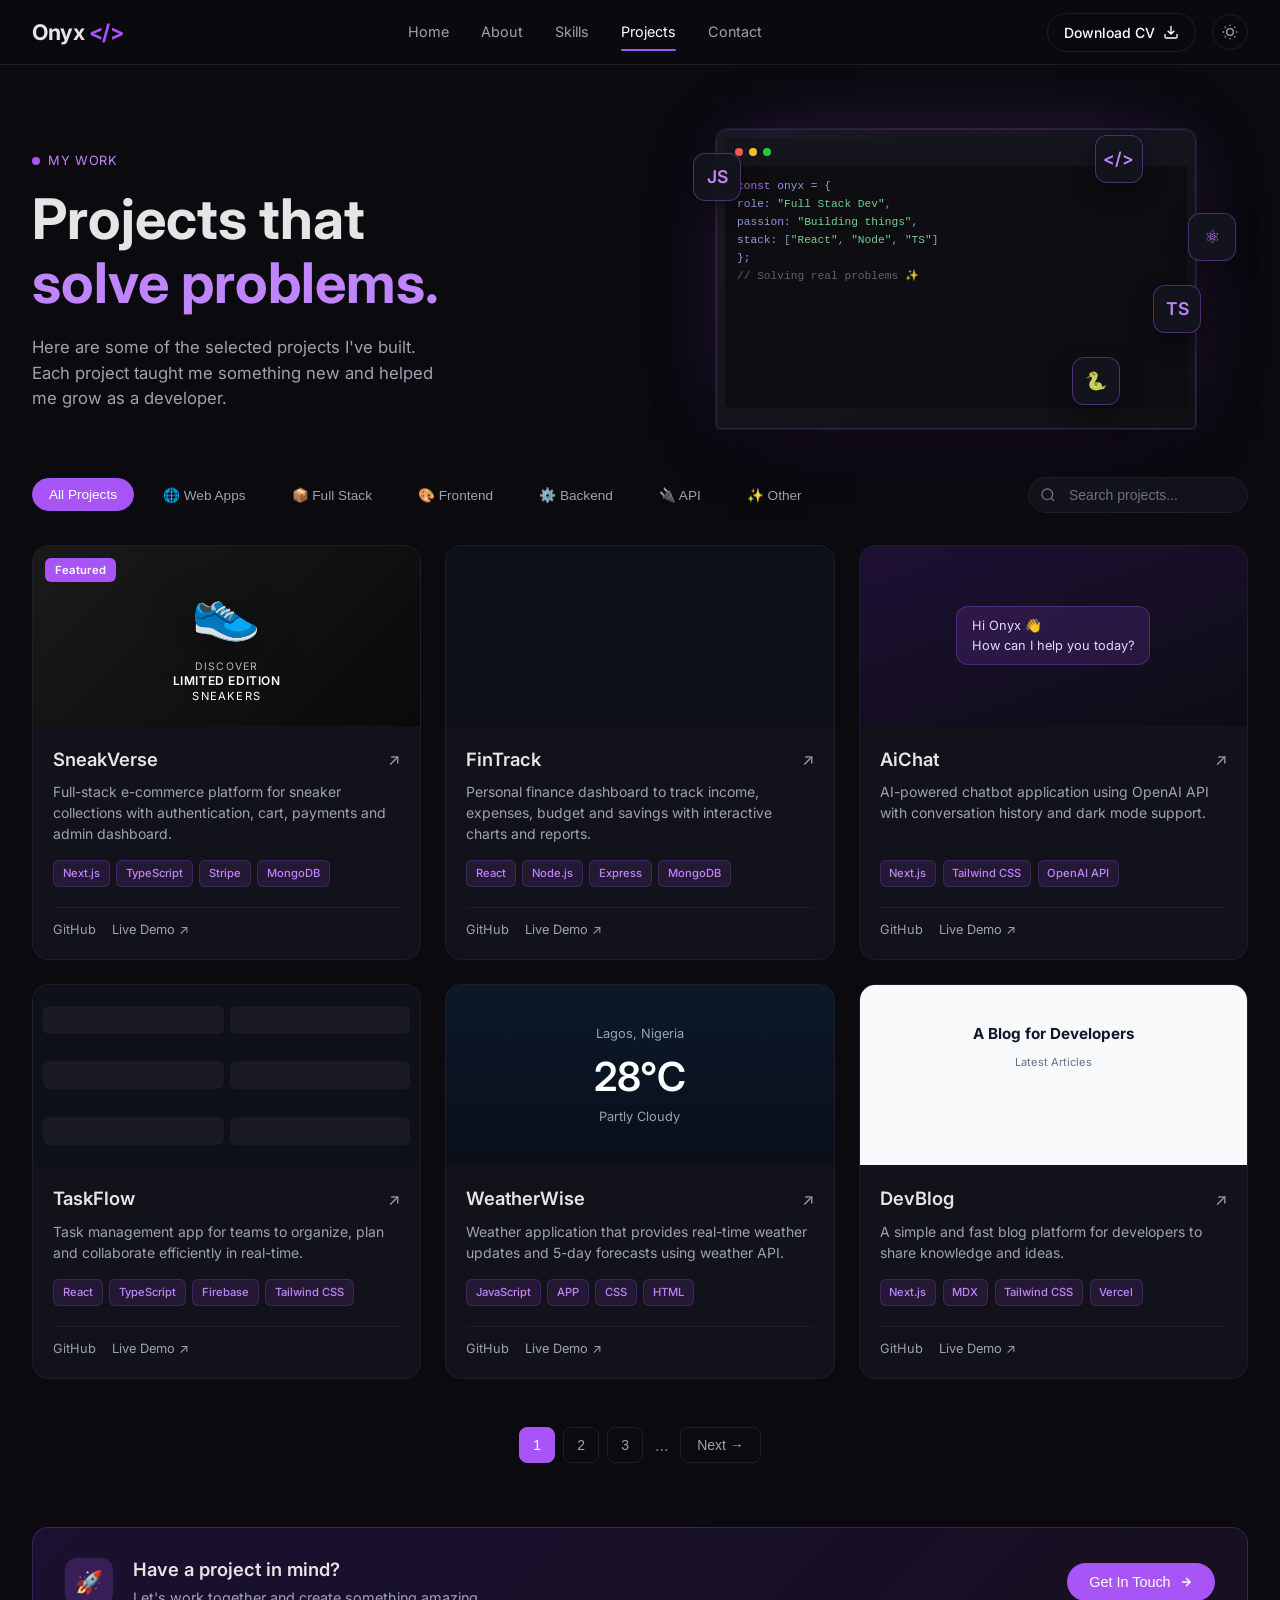
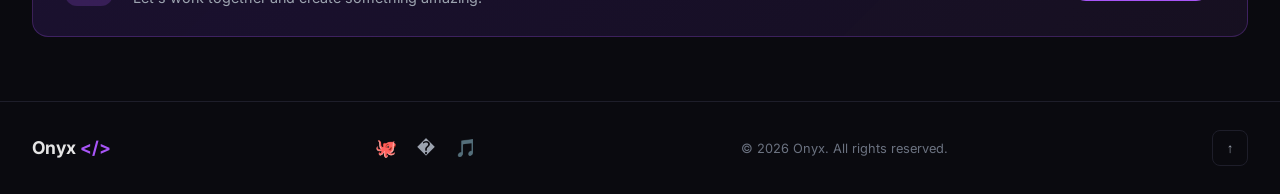
<file: Promise_Profolio_website/Project.html>
<!DOCTYPE html>
<html lang="en">
<head>
  <meta charset="UTF-8" />
  <meta name="viewport" content="width=device-width, initial-scale=1.0" />
  <title>Onyx </> – Projects</title>
  <link rel="preconnect" href="https://fonts.googleapis.com" />
  <link rel="preconnect" href="https://fonts.gstatic.com" crossorigin />
  <link href="https://fonts.googleapis.com/css2?family=Inter:wght@400;500;600;700&display=swap" rel="stylesheet" />
  <style>
    :root {
      --bg: #0a0a0f;
      --card: #12121a;
      --card-hover: #16161f;
      --border: #1e1e2a;
      --text: #e5e5e5;
      --text-muted: #9ca3af;
      --purple: #a855f7;
      --purple-light: #c084fc;
      --purple-dark: #7c3aed;
      --accent: #8b5cf6;
    }

    * {
      margin: 0;
      padding: 0;
      box-sizing: border-box;
    }

    body {
      font-family: 'Inter', system-ui, -apple-system, sans-serif;
      background: var(--bg);
      color: var(--text);
      line-height: 1.5;
      min-height: 100vh;
    }

    a {
      text-decoration: none;
      color: inherit;
    }

    /* ========== HEADER ========== */
    header {
      position: sticky;
      top: 0;
      z-index: 50;
      background: rgba(10, 10, 15, 0.85);
      backdrop-filter: blur(12px);
      border-bottom: 1px solid var(--border);
      padding: 0 2rem;
    }

    .nav-container {
      max-width: 1280px;
      margin: 0 auto;
      display: flex;
      align-items: center;
      justify-content: space-between;
      height: 64px;
    }

    .logo {
      font-size: 1.35rem;
      font-weight: 700;
      letter-spacing: -0.5px;
    }

    .logo span {
      color: var(--purple);
    }

    nav {
      display: flex;
      gap: 2rem;
    }

    nav a {
      font-size: 0.9rem;
      color: var(--text-muted);
      transition: color 0.2s;
      position: relative;
      padding: 0.25rem 0;
    }

    nav a:hover,
    nav a.active {
      color: white;
    }

    nav a.active::after {
      content: '';
      position: absolute;
      bottom: -4px;
      left: 0;
      width: 100%;
      height: 2px;
      background: var(--purple);
      border-radius: 2px;
    }

    .nav-actions {
      display: flex;
      align-items: center;
      gap: 1rem;
    }

    .btn-cv {
      display: inline-flex;
      align-items: center;
      gap: 0.5rem;
      background: transparent;
      border: 1px solid var(--border);
      color: white;
      padding: 0.5rem 1rem;
      border-radius: 9999px;
      font-size: 0.875rem;
      font-weight: 500;
      transition: all 0.2s;
      cursor: pointer;
    }

    .btn-cv:hover {
      border-color: var(--purple);
      background: rgba(168, 85, 247, 0.1);
    }

    .theme-toggle {
      width: 36px;
      height: 36px;
      border-radius: 50%;
      border: 1px solid var(--border);
      background: transparent;
      color: var(--text-muted);
      display: grid;
      place-items: center;
      cursor: pointer;
      transition: all 0.2s;
    }

    .theme-toggle:hover {
      border-color: var(--purple);
      color: white;
    }

    /* ========== HERO ========== */
    .hero {
      max-width: 1280px;
      margin: 0 auto;
      padding: 4rem 2rem 3rem;
      display: grid;
      grid-template-columns: 1fr 1fr;
      gap: 3rem;
      align-items: center;
    }

    .hero-badge {
      display: inline-flex;
      align-items: center;
      gap: 0.5rem;
      font-size: 0.8rem;
      color: var(--purple-light);
      margin-bottom: 1rem;
      letter-spacing: 0.05em;
    }

    .hero-badge::before {
      content: '';
      width: 8px;
      height: 8px;
      background: var(--purple);
      border-radius: 50%;
    }

    .hero h1 {
      font-size: clamp(2.5rem, 5vw, 3.5rem);
      font-weight: 700;
      line-height: 1.15;
      margin-bottom: 1.25rem;
    }

    .hero h1 .accent {
      color: var(--purple-light);
    }

    .hero p {
      color: var(--text-muted);
      font-size: 1.05rem;
      max-width: 420px;
      margin-bottom: 0;
    }

    .hero-visual {
      position: relative;
      display: flex;
      justify-content: center;
      align-items: center;
    }

    .laptop {
      width: 100%;
      max-width: 480px;
      aspect-ratio: 16/10;
      background: linear-gradient(145deg, #1a1a24, #0f0f14);
      border-radius: 12px 12px 4px 4px;
      border: 1px solid #2a2a3a;
      position: relative;
      box-shadow:
        0 0 0 1px rgba(168, 85, 247, 0.15),
        0 25px 50px -12px rgba(0, 0, 0, 0.6),
        0 0 80px -20px rgba(168, 85, 247, 0.3);
      overflow: hidden;
    }

    .laptop-screen {
      position: absolute;
      inset: 8px 8px 20px;
      background: #0d0d12;
      border-radius: 6px;
      overflow: hidden;
      display: flex;
      flex-direction: column;
    }

    .laptop-header {
      height: 28px;
      background: #15151e;
      display: flex;
      align-items: center;
      padding: 0 10px;
      gap: 6px;
    }

    .dot {
      width: 8px;
      height: 8px;
      border-radius: 50%;
    }
    .dot.r { background: #ff5f56; }
    .dot.y { background: #ffbd2e; }
    .dot.g { background: #27c93f; }

    .code-lines {
      padding: 12px;
      font-family: 'SF Mono', 'Fira Code', monospace;
      font-size: 0.7rem;
      line-height: 1.6;
      color: #a5b4fc;
    }

    .code-lines .line { opacity: 0.85; }
    .code-lines .keyword { color: #c084fc; }
    .code-lines .string { color: #86efac; }
    .code-lines .comment { color: #6b7280; }

    .floating-icon {
      position: absolute;
      width: 48px;
      height: 48px;
      background: rgba(20, 20, 30, 0.9);
      border: 1px solid rgba(168, 85, 247, 0.4);
      border-radius: 12px;
      display: grid;
      place-items: center;
      font-size: 1.1rem;
      font-weight: 600;
      color: var(--purple-light);
      box-shadow: 0 8px 24px rgba(0, 0, 0, 0.4);
      backdrop-filter: blur(8px);
    }

    .icon-js   { top: 8%;  left: 5%;  }
    .icon-code { top: 2%;  right: 18%; }
    .icon-react{ top: 28%; right: 2%; }
    .icon-ts   { bottom: 32%; right: 8%; }
    .icon-py   { bottom: 8%;  right: 22%; }

    /* ========== FILTERS ========== */
    .filters-section {
      max-width: 1280px;
      margin: 0 auto;
      padding: 0 2rem 2rem;
    }

    .filters {
      display: flex;
      flex-wrap: wrap;
      align-items: center;
      gap: 0.75rem;
      margin-bottom: 2rem;
    }

    .filter-btn {
      display: inline-flex;
      align-items: center;
      gap: 0.4rem;
      padding: 0.5rem 1rem;
      border-radius: 9999px;
      font-size: 0.85rem;
      font-weight: 500;
      border: 1px solid transparent;
      background: transparent;
      color: var(--text-muted);
      cursor: pointer;
      transition: all 0.2s;
    }

    .filter-btn:hover {
      color: white;
      background: rgba(255, 255, 255, 0.05);
    }

    .filter-btn.active {
      background: var(--purple);
      color: white;
      border-color: var(--purple);
    }

    .search-box {
      margin-left: auto;
      position: relative;
      width: 220px;
    }

    .search-box input {
      width: 100%;
      background: var(--card);
      border: 1px solid var(--border);
      border-radius: 9999px;
      padding: 0.55rem 1rem 0.55rem 2.5rem;
      color: white;
      font-size: 0.875rem;
      outline: none;
      transition: border-color 0.2s;
    }

    .search-box input:focus {
      border-color: var(--purple);
    }

    .search-box input::placeholder {
      color: #6b7280;
    }

    .search-box svg {
      position: absolute;
      left: 12px;
      top: 50%;
      transform: translateY(-50%);
      color: #6b7280;
      width: 16px;
      height: 16px;
    }

    /* ========== PROJECT GRID ========== */
    .projects-grid {
      display: grid;
      grid-template-columns: repeat(3, 1fr);
      gap: 1.5rem;
    }

    .project-card {
      background: var(--card);
      border: 1px solid var(--border);
      border-radius: 16px;
      overflow: hidden;
      transition: all 0.25s ease;
      display: flex;
      flex-direction: column;
    }

    .project-card:hover {
      border-color: rgba(168, 85, 247, 0.4);
      transform: translateY(-4px);
      box-shadow: 0 12px 40px -12px rgba(168, 85, 247, 0.15);
    }

    .card-preview {
      height: 180px;
      background: #0d0d14;
      position: relative;
      overflow: hidden;
      display: flex;
      align-items: center;
      justify-content: center;
    }

    .card-preview img {
      width: 100%;
      height: 100%;
      object-fit: cover;
    }

    /* Simulated previews */
    .preview-sneak {
      background: linear-gradient(135deg, #1a1a1a, #0a0a0a);
      display: flex;
      align-items: center;
      justify-content: center;
      flex-direction: column;
      gap: 0.5rem;
      color: white;
      font-size: 0.75rem;
      letter-spacing: 0.1em;
    }
    .preview-sneak .sneaker {
      font-size: 3.5rem;
      filter: drop-shadow(0 10px 20px rgba(0,0,0,0.5));
    }

    .preview-fin {
      background: #0f111a;
      padding: 12px;
    }
    .preview-fin .mock-chart {
      height: 100%;
      background: linear-gradient(180deg, rgba(59,130,246,0.15), transparent);
      border-radius: 8px;
      position: relative;
    }
    .preview-fin .mock-chart::before {
      content: '';
      position: absolute;
      bottom: 20%;
      left: 10%;
      right: 10%;
      height: 2px;
      background: #3b82f6;
      box-shadow: 0 0 12px #3b82f6;
    }

    .preview-ai {
      background: linear-gradient(160deg, #1e1035, #0d0d14);
      padding: 1.25rem;
      display: flex;
      flex-direction: column;
      justify-content: center;
      gap: 0.75rem;
    }
    .preview-ai .chat-bubble {
      background: rgba(168, 85, 247, 0.15);
      border: 1px solid rgba(168, 85, 247, 0.3);
      border-radius: 12px;
      padding: 0.6rem 0.9rem;
      font-size: 0.8rem;
      color: #e9d5ff;
    }

    .preview-task {
      background: #0f111a;
      padding: 10px;
      display: grid;
      grid-template-columns: 1fr 1fr;
      gap: 6px;
    }
    .preview-task .task-item {
      background: #1a1a24;
      border-radius: 6px;
      height: 28px;
    }

    .preview-weather {
      background: linear-gradient(180deg, #0c1929, #0a0f1a);
      display: flex;
      flex-direction: column;
      align-items: center;
      justify-content: center;
      color: white;
    }
    .preview-weather .temp {
      font-size: 2.5rem;
      font-weight: 600;
    }
    .preview-weather .city {
      font-size: 0.8rem;
      color: #94a3b8;
      margin-bottom: 0.25rem;
    }

    .preview-blog {
      background: #f8fafc;
      color: #0f172a;
      padding: 1rem;
      display: flex;
      flex-direction: column;
      gap: 0.5rem;
    }
    .preview-blog .blog-title {
      font-weight: 700;
      font-size: 0.95rem;
    }
    .preview-blog .blog-meta {
      font-size: 0.7rem;
      color: #64748b;
    }

    .featured-badge {
      position: absolute;
      top: 12px;
      left: 12px;
      background: var(--purple);
      color: white;
      font-size: 0.7rem;
      font-weight: 600;
      padding: 0.25rem 0.6rem;
      border-radius: 6px;
      letter-spacing: 0.03em;
    }

    .card-body {
      padding: 1.25rem;
      flex: 1;
      display: flex;
      flex-direction: column;
    }

    .card-title-row {
      display: flex;
      align-items: center;
      justify-content: space-between;
      margin-bottom: 0.5rem;
    }

    .card-title {
      font-size: 1.15rem;
      font-weight: 600;
    }

    .external-link {
      color: var(--text-muted);
      transition: color 0.2s;
    }
    .external-link:hover {
      color: var(--purple-light);
    }

    .card-desc {
      font-size: 0.875rem;
      color: var(--text-muted);
      margin-bottom: 1rem;
      flex: 1;
    }

    .tech-tags {
      display: flex;
      flex-wrap: wrap;
      gap: 0.4rem;
      margin-bottom: 1.25rem;
    }

    .tag {
      font-size: 0.7rem;
      font-weight: 500;
      padding: 0.25rem 0.55rem;
      border-radius: 6px;
      background: rgba(168, 85, 247, 0.12);
      color: var(--purple-light);
      border: 1px solid rgba(168, 85, 247, 0.2);
    }

    .card-footer {
      display: flex;
      gap: 1rem;
      padding-top: 0.75rem;
      border-top: 1px solid var(--border);
    }

    .card-link {
      display: inline-flex;
      align-items: center;
      gap: 0.35rem;
      font-size: 0.8rem;
      color: var(--text-muted);
      transition: color 0.2s;
    }
    .card-link:hover {
      color: white;
    }

    /* ========== PAGINATION ========== */
    .pagination {
      display: flex;
      justify-content: center;
      align-items: center;
      gap: 0.5rem;
      margin: 3rem 0 2rem;
    }

    .page-btn {
      width: 36px;
      height: 36px;
      border-radius: 8px;
      border: 1px solid var(--border);
      background: transparent;
      color: var(--text-muted);
      font-size: 0.875rem;
      cursor: pointer;
      transition: all 0.2s;
      display: grid;
      place-items: center;
    }

    .page-btn:hover {
      border-color: var(--purple);
      color: white;
    }

    .page-btn.active {
      background: var(--purple);
      border-color: var(--purple);
      color: white;
    }

    .page-btn.next {
      width: auto;
      padding: 0 1rem;
      gap: 0.35rem;
      display: flex;
    }

    /* ========== CTA ========== */
    .cta {
      max-width: 1280px;
      margin: 0 auto 4rem;
      padding: 0 2rem;
    }

    .cta-inner {
      background: linear-gradient(135deg, rgba(124, 58, 237, 0.15), rgba(168, 85, 247, 0.08));
      border: 1px solid rgba(168, 85, 247, 0.25);
      border-radius: 16px;
      padding: 1.75rem 2rem;
      display: flex;
      align-items: center;
      justify-content: space-between;
      gap: 1.5rem;
    }

    .cta-left {
      display: flex;
      align-items: center;
      gap: 1.25rem;
    }

    .cta-icon {
      width: 48px;
      height: 48px;
      background: rgba(168, 85, 247, 0.2);
      border-radius: 12px;
      display: grid;
      place-items: center;
      font-size: 1.4rem;
    }

    .cta h3 {
      font-size: 1.15rem;
      font-weight: 600;
      margin-bottom: 0.2rem;
    }

    .cta p {
      font-size: 0.9rem;
      color: var(--text-muted);
    }

    .btn-primary {
      display: inline-flex;
      align-items: center;
      gap: 0.5rem;
      background: var(--purple);
      color: white;
      padding: 0.7rem 1.4rem;
      border-radius: 9999px;
      font-weight: 500;
      font-size: 0.9rem;
      transition: all 0.2s;
      border: none;
      cursor: pointer;
    }

    .btn-primary:hover {
      background: var(--purple-dark);
      transform: translateY(-1px);
    }

    /* ========== FOOTER ========== */
    footer {
      border-top: 1px solid var(--border);
      padding: 1.75rem 2rem;
    }

    .footer-inner {
      max-width: 1280px;
      margin: 0 auto;
      display: flex;
      align-items: center;
      justify-content: space-between;
    }

    .footer-logo {
      font-weight: 700;
      font-size: 1.1rem;
    }
    .footer-logo span {
      color: var(--purple);
    }

    .socials {
      display: flex;
      gap: 1.25rem;
    }

    .socials a {
      color: var(--text-muted);
      transition: color 0.2s;
      font-size: 1.1rem;
    }
    .socials a:hover {
      color: white;
    }

    .copyright {
      font-size: 0.8rem;
      color: #6b7280;
    }

    .back-top {
      width: 36px;
      height: 36px;
      border-radius: 8px;
      border: 1px solid var(--border);
      background: transparent;
      color: var(--text-muted);
      display: grid;
      place-items: center;
      cursor: pointer;
      transition: all 0.2s;
    }
    .back-top:hover {
      border-color: var(--purple);
      color: white;
    }

    /* ========== RESPONSIVE ========== */
    @media (max-width: 1024px) {
      .projects-grid {
        grid-template-columns: repeat(2, 1fr);
      }
      .hero {
        grid-template-columns: 1fr;
        text-align: center;
      }
      .hero p {
        margin: 0 auto;
      }
      .hero-visual {
        order: -1;
      }
    }

    @media (max-width: 640px) {
      .projects-grid {
        grid-template-columns: 1fr;
      }
      nav {
        display: none;
      }
      .search-box {
        width: 100%;
        margin-left: 0;
        margin-top: 0.75rem;
      }
      .filters {
        flex-direction: column;
        align-items: stretch;
      }
      .cta-inner {
        flex-direction: column;
        text-align: center;
      }
      .cta-left {
        flex-direction: column;
      }
    }
  </style>
</head>
<body>

  <!-- HEADER -->
  <header>
    <div class="nav-container">
      <a href="#" class="logo">Onyx <span>&lt;/&gt;</span></a>
      <nav>
        <a href="./Index.html">Home</a>
        <a href="./about.html">About</a>
        <a href="./skill.html">Skills</a>
        <a href="./Project.html" class="active">Projects</a>
        <a href="./contact.html">Contact</a>
      </nav>
      <div class="nav-actions">
        <a href="./cv.html" class="btn-cv">
         Download CV
           <svg width="16" height="16" viewBox="0 0 24 24" fill="none" stroke="currentColor" stroke-width="2">
              <path d="M21 15v4a2 2 0 0 1-2 2H5a2 2 0 0 1-2-2v-4M7 10l5 5 5-5M12 15V3"/>
            </svg>
        </a>
        <button class="theme-toggle" aria-label="Toggle theme">
          <svg width="16" height="16" viewBox="0 0 24 24" fill="none" stroke="currentColor" stroke-width="2">
            <circle cx="12" cy="12" r="5"/><path d="M12 1v2M12 21v2M4.22 4.22l1.42 1.42M18.36 18.36l1.42 1.42M1 12h2M21 12h2M4.22 19.78l1.42-1.42M18.36 5.64l1.42-1.42"/>
          </svg>
        </button>
      </div>
    </div>
  </header>

  <!-- HERO -->
  <section class="hero">
    <div>
      <div class="hero-badge">MY WORK</div>
      <h1>Projects that<br><span class="accent">solve problems.</span></h1>
      <p>Here are some of the selected projects I've built. Each project taught me something new and helped me grow as a developer.</p>
    </div>

    <div class="hero-visual">
      <div class="laptop">
        <div class="laptop-screen">
          <div class="laptop-header">
            <div class="dot r"></div>
            <div class="dot y"></div>
            <div class="dot g"></div>
          </div>
          <div class="code-lines">
            <div class="line"><span class="keyword">const</span> onyx = {</div>
            <div class="line">  role: <span class="string">"Full Stack Dev"</span>,</div>
            <div class="line">  passion: <span class="string">"Building things"</span>,</div>
            <div class="line">  stack: [<span class="string">"React"</span>, <span class="string">"Node"</span>, <span class="string">"TS"</span>]</div>
            <div class="line">};</div>
            <div class="line"><span class="comment">// Solving real problems ✨</span></div>
          </div>
        </div>
      </div>

      <!-- Floating tech icons -->
      <div class="floating-icon icon-js">JS</div>
      <div class="floating-icon icon-code">&lt;/&gt;</div>
      <div class="floating-icon icon-react">⚛</div>
      <div class="floating-icon icon-ts">TS</div>
      <div class="floating-icon icon-py">🐍</div>
    </div>
  </section>

  <!-- FILTERS + GRID -->
  <section class="filters-section">
    <div class="filters">
      <button class="filter-btn active">All Projects</button>
      <button class="filter-btn">🌐 Web Apps</button>
      <button class="filter-btn">📦 Full Stack</button>
      <button class="filter-btn">🎨 Frontend</button>
      <button class="filter-btn">⚙️ Backend</button>
      <button class="filter-btn">🔌 API</button>
      <button class="filter-btn">✨ Other</button>

      <div class="search-box">
        <svg viewBox="0 0 24 24" fill="none" stroke="currentColor" stroke-width="2">
          <circle cx="11" cy="11" r="8"/><path d="M21 21l-4.35-4.35"/>
        </svg>
        <input type="text" placeholder="Search projects..." />
      </div>
    </div>

    <div class="projects-grid">

      <!-- Card 1 – SneakVerse (Featured) -->
      <article class="project-card">
        <div class="card-preview preview-sneak">
          <span class="featured-badge">Featured</span>
          <div class="sneaker">👟</div>
          <div style="text-align:center;line-height:1.3">
            <div style="font-size:0.65rem;opacity:0.7">DISCOVER</div>
            <div style="font-weight:600;letter-spacing:0.05em">LIMITED EDITION</div>
            <div style="font-size:0.7rem">SNEAKERS</div>
          </div>
        </div>
        <div class="card-body">
          <div class="card-title-row">
            <h3 class="card-title">SneakVerse</h3>
            <a href="#" class="external-link" aria-label="Open project">↗</a>
          </div>
          <p class="card-desc">Full-stack e-commerce platform for sneaker collections with authentication, cart, payments and admin dashboard.</p>
          <div class="tech-tags">
            <span class="tag">Next.js</span>
            <span class="tag">TypeScript</span>
            <span class="tag">Stripe</span>
            <span class="tag">MongoDB</span>
          </div>
          <div class="card-footer">
            <a href="#" class="card-link">GitHub</a>
            <a href="#" class="card-link">Live Demo ↗</a>
          </div>
        </div>
      </article>

      <!-- Card 2 – FinTrack -->
      <article class="project-card">
        <div class="card-preview preview-fin">
          <div class="mock-chart"></div>
        </div>
        <div class="card-body">
          <div class="card-title-row">
            <h3 class="card-title">FinTrack</h3>
            <a href="#" class="external-link">↗</a>
          </div>
          <p class="card-desc">Personal finance dashboard to track income, expenses, budget and savings with interactive charts and reports.</p>
          <div class="tech-tags">
            <span class="tag">React</span>
            <span class="tag">Node.js</span>
            <span class="tag">Express</span>
            <span class="tag">MongoDB</span>
          </div>
          <div class="card-footer">
            <a href="#" class="card-link">GitHub</a>
            <a href="#" class="card-link">Live Demo ↗</a>
          </div>
        </div>
      </article>

      <!-- Card 3 – AiChat -->
      <article class="project-card">
        <div class="card-preview preview-ai">
          <div class="chat-bubble">Hi Onyx 👋<br>How can I help you today?</div>
        </div>
        <div class="card-body">
          <div class="card-title-row">
            <h3 class="card-title">AiChat</h3>
            <a href="#" class="external-link">↗</a>
          </div>
          <p class="card-desc">AI-powered chatbot application using OpenAI API with conversation history and dark mode support.</p>
          <div class="tech-tags">
            <span class="tag">Next.js</span>
            <span class="tag">Tailwind CSS</span>
            <span class="tag">OpenAI API</span>
          </div>
          <div class="card-footer">
            <a href="#" class="card-link">GitHub</a>
            <a href="#" class="card-link">Live Demo ↗</a>
          </div>
        </div>
      </article>

      <!-- Card 4 – TaskFlow -->
      <article class="project-card">
        <div class="card-preview preview-task">
          <div class="task-item"></div>
          <div class="task-item"></div>
          <div class="task-item"></div>
          <div class="task-item"></div>
          <div class="task-item"></div>
          <div class="task-item"></div>
        </div>
        <div class="card-body">
          <div class="card-title-row">
            <h3 class="card-title">TaskFlow</h3>
            <a href="#" class="external-link">↗</a>
          </div>
          <p class="card-desc">Task management app for teams to organize, plan and collaborate efficiently in real-time.</p>
          <div class="tech-tags">
            <span class="tag">React</span>
            <span class="tag">TypeScript</span>
            <span class="tag">Firebase</span>
            <span class="tag">Tailwind CSS</span>
          </div>
          <div class="card-footer">
            <a href="#" class="card-link">GitHub</a>
            <a href="#" class="card-link">Live Demo ↗</a>
          </div>
        </div>
      </article>

      <!-- Card 5 – WeatherWise -->
      <article class="project-card">
        <div class="card-preview preview-weather">
          <div class="city">Lagos, Nigeria</div>
          <div class="temp">28°C</div>
          <div style="font-size:0.8rem;color:#94a3b8">Partly Cloudy</div>
        </div>
        <div class="card-body">
          <div class="card-title-row">
            <h3 class="card-title">WeatherWise</h3>
            <a href="#" class="external-link">↗</a>
          </div>
          <p class="card-desc">Weather application that provides real-time weather updates and 5-day forecasts using weather API.</p>
          <div class="tech-tags">
            <span class="tag">JavaScript</span>
            <span class="tag">APP</span>
            <span class="tag">CSS</span>
            <span class="tag">HTML</span>
          </div>
          <div class="card-footer">
            <a href="#" class="card-link">GitHub</a>
            <a href="#" class="card-link">Live Demo ↗</a>
          </div>
        </div>
      </article>

      <!-- Card 6 – DevBlog -->
      <article class="project-card">
        <div class="card-preview preview-blog">
          <div class="blog-title">A Blog for Developers</div>
          <div class="blog-meta">Latest Articles</div>
          <div style="display:flex;gap:6px;margin-top:8px">
            <div style="flex:1;height:40px;background:#e2e8f0;border-radius:4px"></div>
            <div style="flex:1;height:40px;background:#e2e8f0;border-radius:4px"></div>
            <div style="flex:1;height:40px;background:#e2e8f0;border-radius:4px"></div>
          </div>
        </div>
        <div class="card-body">
          <div class="card-title-row">
            <h3 class="card-title">DevBlog</h3>
            <a href="#" class="external-link">↗</a>
          </div>
          <p class="card-desc">A simple and fast blog platform for developers to share knowledge and ideas.</p>
          <div class="tech-tags">
            <span class="tag">Next.js</span>
            <span class="tag">MDX</span>
            <span class="tag">Tailwind CSS</span>
            <span class="tag">Vercel</span>
          </div>
          <div class="card-footer">
            <a href="#" class="card-link">GitHub</a>
            <a href="#" class="card-link">Live Demo ↗</a>
          </div>
        </div>
      </article>

    </div>

    <!-- Pagination -->
    <div class="pagination">
      <button class="page-btn active">1</button>
      <button class="page-btn">2</button>
      <button class="page-btn">3</button>
      <span style="color:#6b7280;padding:0 0.25rem">…</span>
      <button class="page-btn next">Next →</button>
    </div>
  </section>

  <!-- CTA -->
  <section class="cta">
    <div class="cta-inner">
      <div class="cta-left">
        <div class="cta-icon">🚀</div>
        <div>
          <h3>Have a project in mind?</h3>
          <p>Let's work together and create something amazing.</p>
        </div>
      </div>
      <button class="btn-primary">
        Get In Touch
        <svg width="14" height="14" viewBox="0 0 24 24" fill="none" stroke="currentColor" stroke-width="2.5">
          <path d="M5 12h14M12 5l7 7-7 7"/>
        </svg>
      </button>
    </div>
  </section>

  <!-- FOOTER -->
  <footer>
    <div class="footer-inner">
      <div class="footer-logo">Onyx <span>&lt;/&gt;</span></div>
      <div class="socials">
        <a href="#" aria-label="GitHub">🐙</a>
        <a href="https://www.instagram.com/bbfonyx?igsi=aXNtZGpsY3hxa211" aria-label="Instagram">�</a>
        <a href="hhtps://www.tiktok.com/@bbf.onyx3?_r=1&_ZS-999uwclhoOb" aria-label="TikTok">🎵</a>
      </div>
      <div class="copyright">© 2026 Onyx. All rights reserved.</div>
      <button class="back-top" aria-label="Back to top">↑</button>
    </div>
  </footer>

</body>
</html>
</file>
